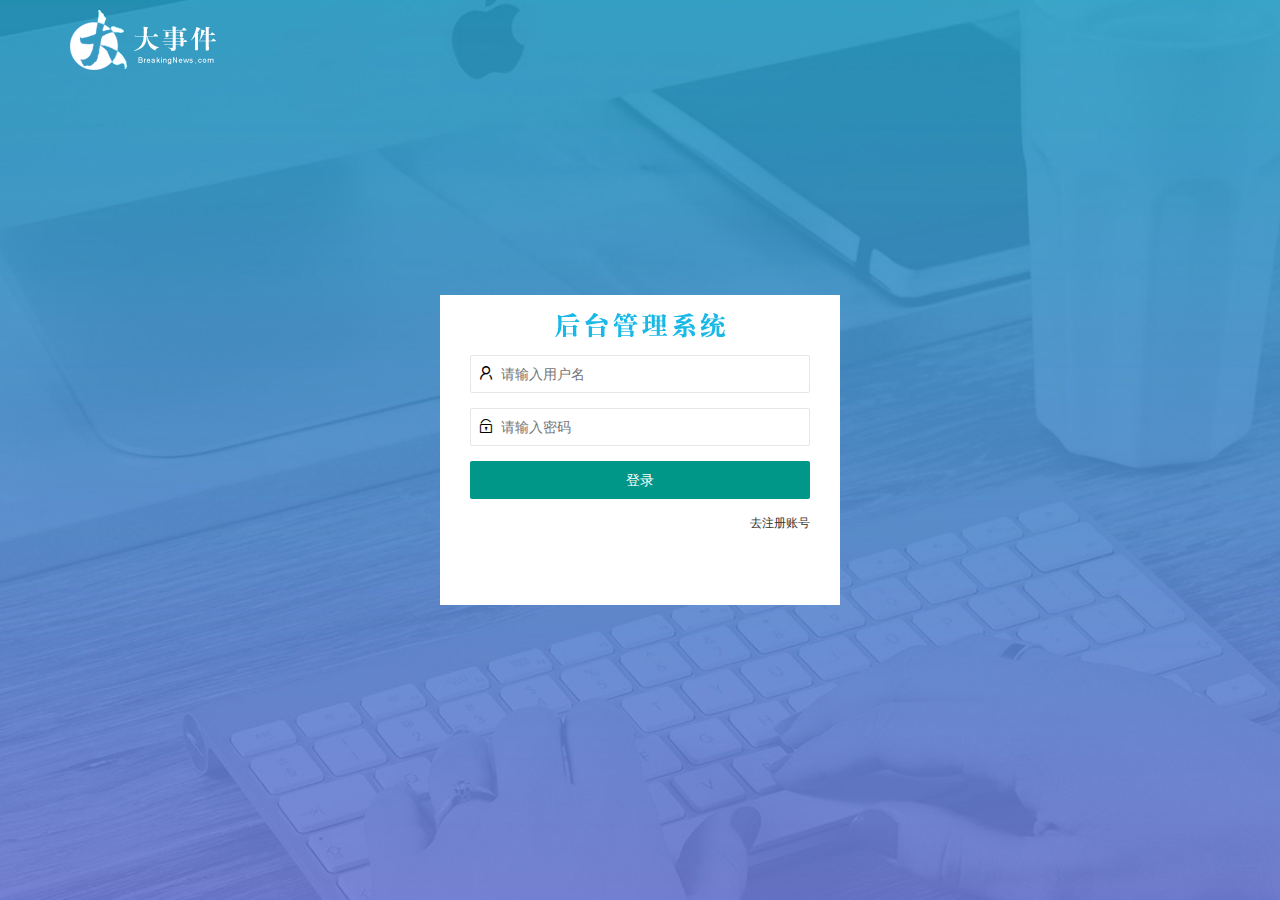
<file: login.html>
<!DOCTYPE html>
<html lang="en">
<head>
    <meta charset="UTF-8">
    <meta http-equiv="X-UA-Compatible" content="IE=edge">
    <meta name="viewport" content="width=device-width, initial-scale=1.0">
    <title>登录界面</title>
    <link rel="stylesheet" href="./assets/lib/layui/css/layui.css">
    <link rel="stylesheet" href="./assets/css/login.css">

</head>
<body>
    <div class="layui-main">
        <img src="./assets/images/logo.png" alt="">
    </div>
    <div class="content-box">
        <div class="title"></div>
        <div class="login-box">
            <form class="layui-form login-form">
                <div class="layui-form-item">
                    <i class="layui-icon layui-icon-username"></i>
                    <input type="text" name="username" required  lay-verify="required" placeholder="请输入用户名" autocomplete="off" class="layui-input">
                </div>
                <div class="layui-form-item">
                    <i class="layui-icon layui-icon-password"></i>
                    <input type="password" name="password" required  lay-verify="required|password" placeholder="请输入密码" autocomplete="off" class="layui-input">
                </div>
                <div class="layui-form-item">
                    <button class="layui-btn layui-btn-fluid" lay-submit lay-filter="formDemo">登录</button>
                </div>
                <div class="layui-form-item links">
                    <a href="JavaScript:;" class="link-reg">去注册账号</a>
                </div>
            </form>
        </div>
        <div class="reg-box">
            <form class="layui-form reg-form" action="">
                <div class="layui-form-item">
                    <i class="layui-icon layui-icon-username"></i>
                    <input type="text" name="username" required  lay-verify="required" placeholder="请输入用户名" autocomplete="off" class="layui-input">
                </div>
                <div class="layui-form-item">
                    <i class="layui-icon layui-icon-password"></i>
                    <input type="password" name="password" required  lay-verify="required|password" placeholder="请输入密码" autocomplete="off" class="layui-input">
                </div>
                <div class="layui-form-item">
                    <i class="layui-icon layui-icon-password"></i>
                    <input type="password" name="repwd" required  lay-verify="required|password|repassword" placeholder="确认密码" autocomplete="off" class="layui-input">
                </div>
                <div class="layui-form-item">
                    <button class="layui-btn layui-btn-fluid" lay-submit lay-filter="formDemo">注册</button>
                </div>
                <div class="layui-form-item links">
                    <a href="JavaScript:;" class="link-login">去登录</a>
                </div>
            </form>
        </div>
    </div>


    <script src="./assets/lib/jquery.js"></script>
    <script src="./assets/lib/layui/layui.all.js"></script>
    <script src="./assets/js/baseAPI.js"></script>
    <script src="./assets/js/login.js"></script>
</body>
</html>
</file>
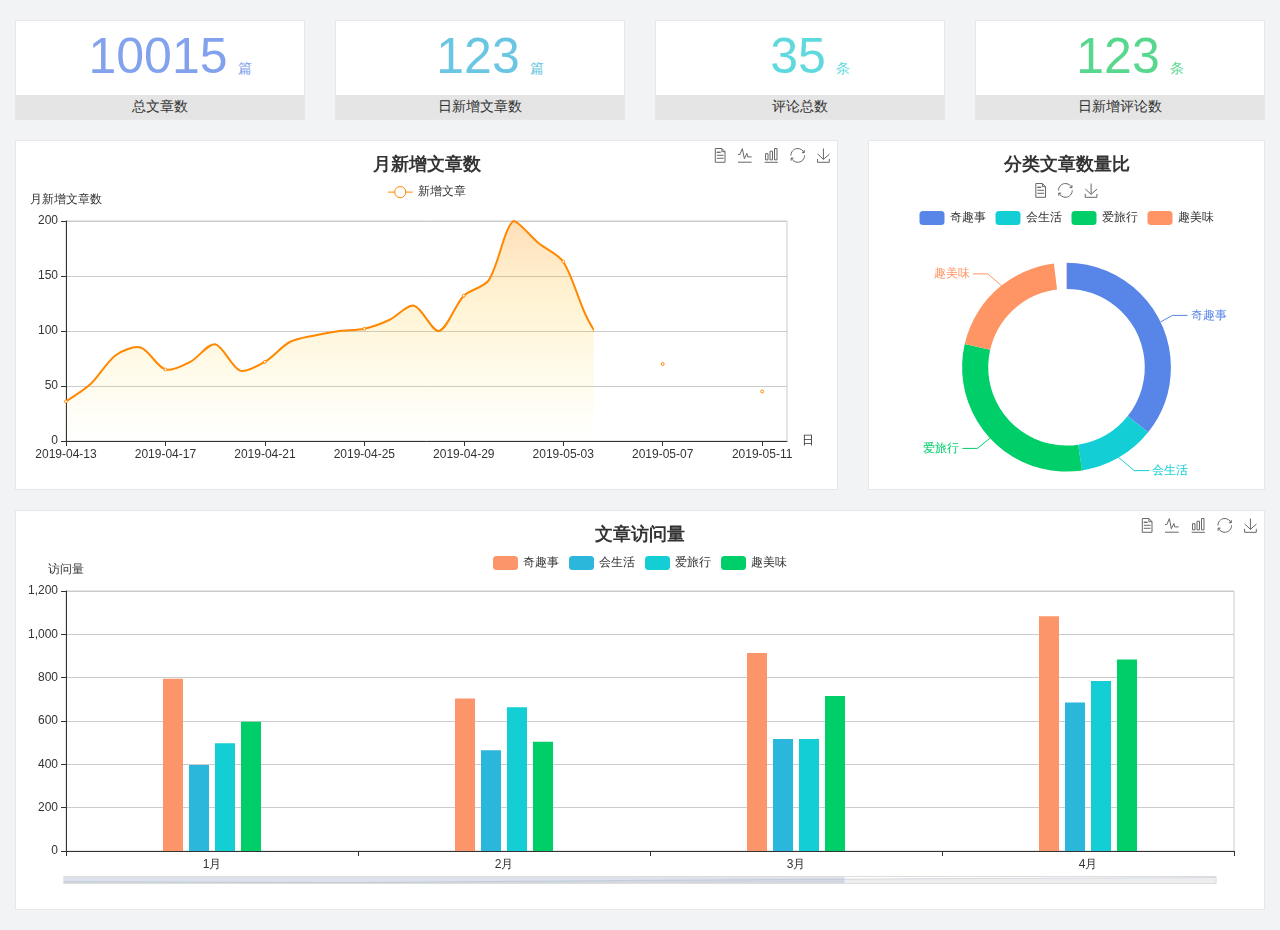
<file: home/dashboard.html>
<!DOCTYPE html>
<html lang="en">

<head>
  <meta charset="UTF-8">
  <meta name="viewport" content="width=device-width, initial-scale=1.0">
  <meta http-equiv="X-UA-Compatible" content="ie=edge">
  <title>图表统计</title>
  <link rel="stylesheet" href="../../assets/lib/bootstrap.css" />
  <link rel="stylesheet" href="../../assets/lib/main.css" />
  <script src="../../assets/lib/jquery.js"></script>
  <script type="text/javascript" src="../../assets/lib/echarts.min.js"></script>
</head>

<body>
  <div class="container-fluid">
    <div class="row spannel_list">
      <div class="col-sm-3 col-xs-6">
        <div class="spannel">
          <em>10015</em><span>篇</span>
          <b>总文章数</b>
        </div>
      </div>
      <div class="col-sm-3 col-xs-6">
        <div class="spannel scolor01">
          <em>123</em><span>篇</span>
          <b>日新增文章数</b>
        </div>
      </div>
      <div class="col-sm-3 col-xs-6">
        <div class="spannel scolor02">
          <em>35</em><span>条</span>
          <b>评论总数</b>
        </div>
      </div>
      <div class="col-sm-3 col-xs-6">
        <div class="spannel scolor03">
          <em>123</em><span>条</span>
          <b>日新增评论数</b>
        </div>
      </div>
    </div>
  </div>

  <div class="container-fluid">
    <div class="row curve-pie">
      <div class="col-lg-8 col-md-8">
        <div class="gragh_pannel" id="curve_show"></div>
      </div>
      <div class="col-lg-4 col-md-4">
        <div class="gragh_pannel" id="pie_show"></div>
      </div>
    </div>
  </div>

  <div class="container-fluid">
    <div class="column_pannel" id="column_show"></div>
  </div>

  <script>
    var oChart = echarts.init(document.getElementById('curve_show'));
    var aList_all = [
      { 'count': 36, 'date': '2019-04-13' },
      { 'count': 52, 'date': '2019-04-14' },
      { 'count': 78, 'date': '2019-04-15' },
      { 'count': 85, 'date': '2019-04-16' },
      { 'count': 65, 'date': '2019-04-17' },
      { 'count': 72, 'date': '2019-04-18' },
      { 'count': 88, 'date': '2019-04-19' },
      { 'count': 64, 'date': '2019-04-20' },
      { 'count': 72, 'date': '2019-04-21' },
      { 'count': 90, 'date': '2019-04-22' },
      { 'count': 96, 'date': '2019-04-23' },
      { 'count': 100, 'date': '2019-04-24' },
      { 'count': 102, 'date': '2019-04-25' },
      { 'count': 110, 'date': '2019-04-26' },
      { 'count': 123, 'date': '2019-04-27' },
      { 'count': 100, 'date': '2019-04-28' },
      { 'count': 132, 'date': '2019-04-29' },
      { 'count': 146, 'date': '2019-04-30' },
      { 'count': 200, 'date': '2019-05-01' },
      { 'count': 180, 'date': '2019-05-02' },
      { 'count': 163, 'date': '2019-05-03' },
      { 'count': 110, 'date': '2019-05-04' },
      { 'count': 80, 'date': '2019-05-05' },
      { 'count': 82, 'date': '2019-05-06' },
      { 'count': 70, 'date': '2019-05-07' },
      { 'count': 65, 'date': '2019-05-08' },
      { 'count': 54, 'date': '2019-05-09' },
      { 'count': 40, 'date': '2019-05-10' },
      { 'count': 45, 'date': '2019-05-11' },
      { 'count': 38, 'date': '2019-05-12' },
    ];

    let aCount = [];
    let aDate = [];

    for (var i = 0; i < aList_all.length; i++) {
      aCount.push(aList_all[i].count);
      aDate.push(aList_all[i].date);
    }

    var chartopt = {
      title: {
        text: '月新增文章数',
        left: 'center',
        top: '10'
      },
      tooltip: {
        trigger: 'axis'
      },
      legend: {
        data: ['新增文章'],
        top: '40'
      },
      toolbox: {
        show: true,
        feature: {
          mark: { show: true },
          dataView: { show: true, readOnly: false },
          magicType: { show: true, type: ['line', 'bar'] },
          restore: { show: true },
          saveAsImage: { show: true }
        }
      },
      calculable: true,
      xAxis: [
        {
          name: '日',
          type: 'category',
          boundaryGap: false,
          data: aDate
        }
      ],
      yAxis: [
        {
          name: '月新增文章数',
          type: 'value'
        }
      ],
      series: [
        {
          name: '新增文章',
          type: 'line',
          smooth: true,
          itemStyle: { normal: { areaStyle: { type: 'default' }, color: '#f80' }, lineStyle: { color: '#f80' } },
          data: aCount
        }],
      areaStyle: {
        normal: {
          color: new echarts.graphic.LinearGradient(0, 0, 0, 1, [{
            offset: 0,
            color: 'rgba(255,136,0,0.39)'
          }, {
            offset: .34,
            color: 'rgba(255,180,0,0.25)'
          }, {
            offset: 1,
            color: 'rgba(255,222,0,0.00)'
          }])

        }
      },
      grid: {
        show: true,
        x: 50,
        x2: 50,
        y: 80,
        height: 220
      }
    };

    oChart.setOption(chartopt);


    var oPie = echarts.init(document.getElementById('pie_show'));
    var oPieopt =
    {
      title: {
        top: 10,
        text: '分类文章数量比',
        x: 'center'
      },
      tooltip: {
        trigger: 'item',
        formatter: "{a} <br/>{b} : {c} ({d}%)"
      },
      color: ['#5885e8', '#13cfd5', '#00ce68', '#ff9565'],
      legend: {
        x: 'center',
        top: 65,
        data: ['奇趣事', '会生活', '爱旅行', '趣美味']
      },
      toolbox: {
        show: true,
        x: 'center',
        top: 35,
        feature: {
          mark: { show: true },
          dataView: { show: true, readOnly: false },
          magicType: {
            show: true,
            type: ['pie', 'funnel'],
            option: {
              funnel: {
                x: '25%',
                width: '50%',
                funnelAlign: 'left',
                max: 1548
              }
            }
          },
          restore: { show: true },
          saveAsImage: { show: true }
        }
      },
      calculable: true,
      series: [
        {
          name: '访问来源',
          type: 'pie',
          radius: ['45%', '60%'],
          center: ['50%', '65%'],
          data: [
            { value: 300, name: '奇趣事' },
            { value: 100, name: '会生活' },
            { value: 260, name: '爱旅行' },
            { value: 180, name: '趣美味' }
          ]
        }
      ]
    };
    oPie.setOption(oPieopt);



    var oColumn = this.echarts.init(document.getElementById('column_show'));
    var oColumnopt =
    {
      title: {
        text: '文章访问量',
        left: 'center',
        top: '10'
      },
      tooltip: {
        trigger: 'axis'
      },
      legend: {
        data: ['奇趣事', '会生活', '爱旅行', '趣美味'],
        top: '40'
      },
      toolbox: {
        show: true,
        feature: {
          mark: { show: true },
          dataView: { show: true, readOnly: false },
          magicType: { show: true, type: ['line', 'bar'] },
          restore: { show: true },
          saveAsImage: { show: true }
        }
      },
      calculable: true,
      xAxis: [
        {
          type: 'category',
          data: ['1月', '2月', '3月', '4月', '5月']
        }
      ],
      yAxis: [
        {
          name: '访问量',
          type: 'value'
        }
      ],
      series: [
        {
          name: '奇趣事',
          type: 'bar',
          barWidth: 20,
          itemStyle: {
            normal: { areaStyle: { type: 'default' }, color: '#fd956a' }
          },
          data: [800, 708, 920, 1090, 1200]
        },
        {
          name: '会生活',
          type: 'bar',
          barWidth: 20,
          itemStyle: {
            normal: { areaStyle: { type: 'default' }, color: '#2bb6db' }
          },
          data: [400, 468, 520, 690, 800]
        },
        {
          name: '爱旅行',
          type: 'bar',
          barWidth: 20,
          itemStyle: {
            normal: { areaStyle: { type: 'default' }, color: '#13cfd5' }
          },
          data: [500, 668, 520, 790, 900]
        },
        {
          name: '趣美味',
          type: 'bar',
          barWidth: 20,
          itemStyle: {
            normal: { areaStyle: { type: 'default' }, color: '#00ce68' }
          },
          data: [600, 508, 720, 890, 1000]
        }
      ],
      grid: {
        show: true,
        x: 50,
        x2: 30,
        y: 80,
        height: 260
      },
      dataZoom: [//给x轴设置滚动条
        {
          start: 0,//默认为0
          end: 100 - 1000 / 31,//默认为100
          type: 'slider',
          show: true,
          xAxisIndex: [0],
          handleSize: 0,//滑动条的 左右2个滑动条的大小
          height: 8,//组件高度
          left: 45, //左边的距离
          right: 50,//右边的距离
          bottom: 26,//右边的距离
          handleColor: '#ddd',//h滑动图标的颜色
          handleStyle: {
            borderColor: "#cacaca",
            borderWidth: "1",
            shadowBlur: 2,
            background: "#ddd",
            shadowColor: "#ddd",
          }
        }]
    };
    oColumn.setOption(oColumnopt);
  </script>
</body>

</html>
</file>
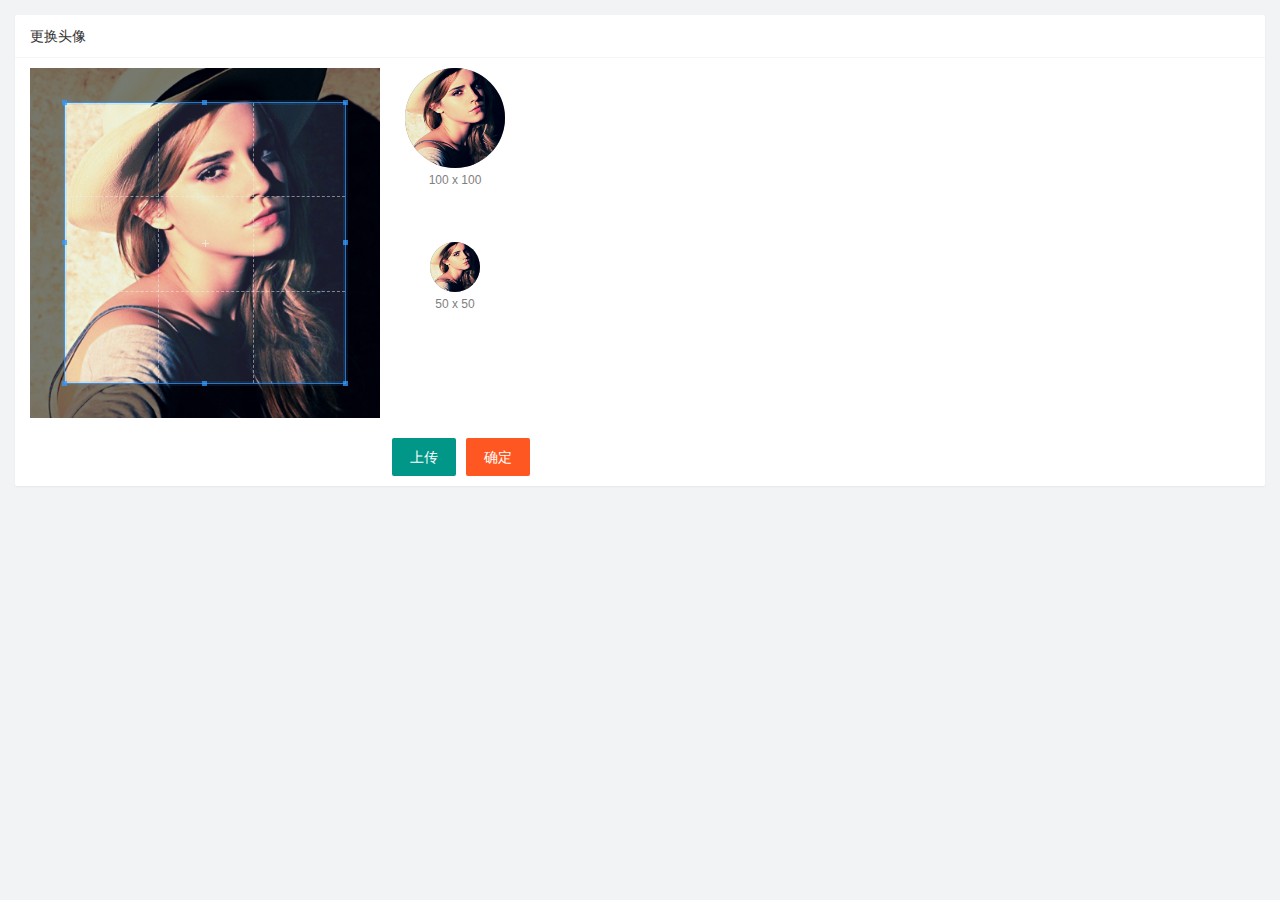
<file: user/change-ava.html>
<!DOCTYPE html>
<html lang="en">
<head>
    <meta charset="UTF-8">
    <meta http-equiv="X-UA-Compatible" content="IE=edge">
    <meta name="viewport" content="width=device-width, initial-scale=1.0">
    <title>更换头像</title>
    <link rel="stylesheet" href="/assets/lib/layui/css/layui.css">
    <link rel="stylesheet" href="/assets/lib/cropper/cropper.css">
    <link rel="stylesheet" href="/assets/css/user/change-ava.css">
</head>
<body>
    <div class="layui-card">
        <div class="layui-card-header">更换头像</div>
        <div class="layui-card-body">
           <!-- 第一行的图片裁剪和预览区域 -->
            <div class="row1">
                <!-- 图片裁剪区域 -->
                <div class="cropper-box">
                <!-- 这个 img 标签很重要，将来会把它初始化为裁剪区域 -->
                <img id="image" src="/assets/images/sample.jpg" />
                </div>
                <!-- 图片的预览区域 -->
                <div class="preview-box">
                <div>
                    <!-- 宽高为 100px 的预览区域 -->
                    <div class="img-preview w100"></div>
                    <p class="size">100 x 100</p>
                </div>
                <div>
                    <!-- 宽高为 50px 的预览区域 -->
                    <div class="img-preview w50"></div>
                    <p class="size">50 x 50</p>
                </div>
                </div>
            </div>

            <!-- 第二行的按钮区域 -->
            <div class="row2">
                <input type="file" name="" id="file" accept="image/png,image/jpeg">
                <button type="button" class="layui-btn" id="upload">上传</button>
                <button type="button" class="layui-btn layui-btn-danger" id="sure">确定</button>
            </div>
        </div>
      </div>


    <script src="/assets/lib/layui/layui.all.js"></script>
    <script src="/assets/lib/jquery.js"></script>
    <script src="/assets/lib/cropper/Cropper.js"></script>
    <script src="/assets/lib/cropper/jquery-cropper.js"></script>
    <script src="/assets/js/baseAPI.js"></script>
    <script src="/assets/js/user/change-ava.js"></script>
</body>
</html>
</file>
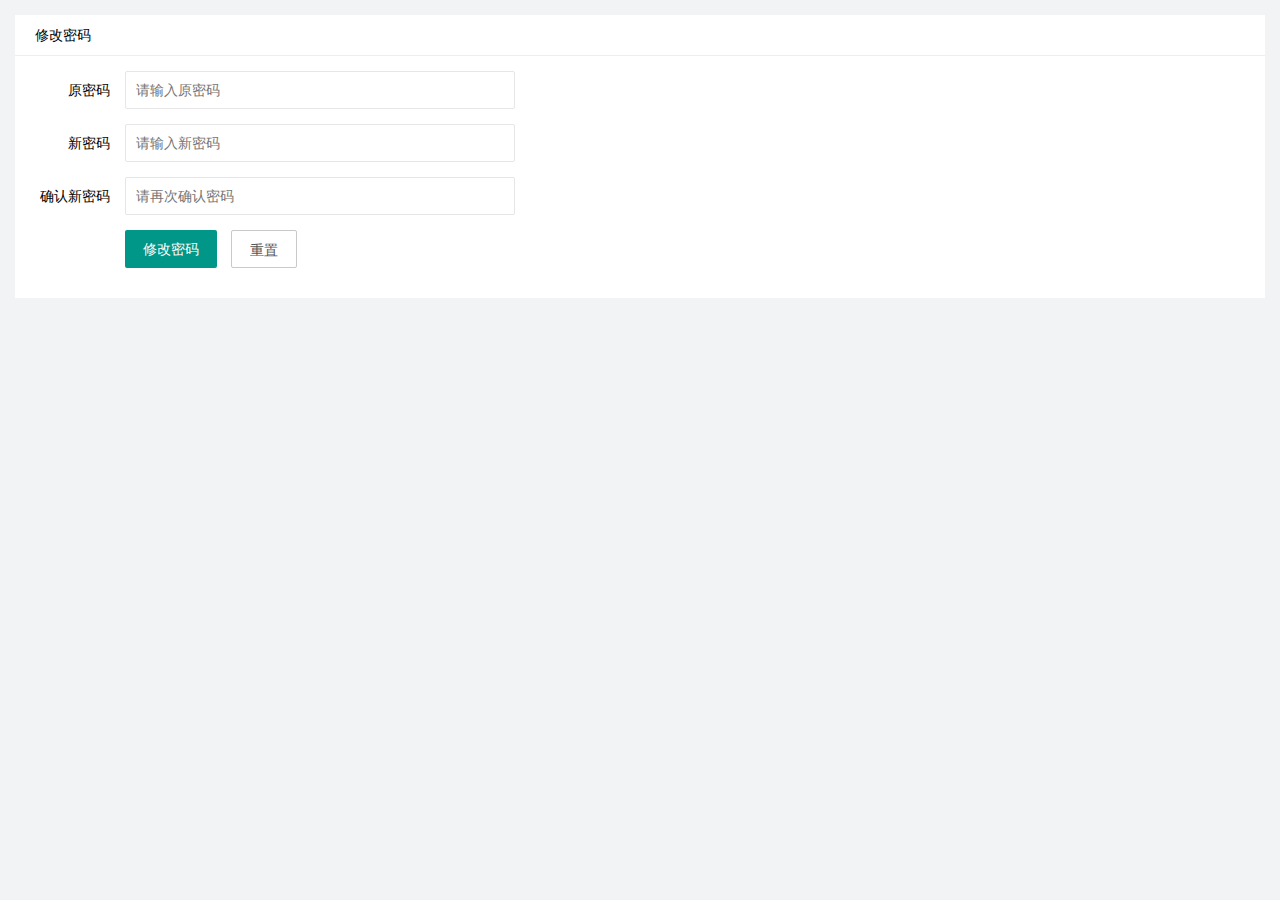
<file: user/reset-pwd.html>
<!DOCTYPE html>
<html lang="en">
<head>
    <meta charset="UTF-8">
    <meta http-equiv="X-UA-Compatible" content="IE=edge">
    <meta name="viewport" content="width=device-width, initial-scale=1.0">
    <title>重置密码</title>
    <link rel="stylesheet" href="../assets/lib/layui/css/layui.css">
    <link rel="stylesheet" href="../assets/css/user/reset-pwd.css">
</head>
<body>
    <div class="box">
        <div class="title">修改密码</div>
        <div class="body">
            <form class="layui-form" action="">
                <div class="layui-form-item">
                <label class="layui-form-label">原密码</label>
                <div class="layui-input-block">
                    <input type="password" name="oldPwd" required  lay-verify="required|pwd" placeholder="请输入原密码" autocomplete="off" class="layui-input">
                </div>
                </div>
                <div class="layui-form-item">
                <label class="layui-form-label">新密码</label>
                <div class="layui-input-block">
                    <input type="password" name="newPwd" required lay-verify="required|pwd|samePwd" placeholder="请输入新密码" autocomplete="off" class="layui-input">
                </div>
                </div>
                <div class="layui-form-item">
                <label class="layui-form-label">确认新密码</label>
                <div class="layui-input-block">
                    <input type="password" name="rePwd" required lay-verify="required|pwd|rePwd" placeholder="请再次确认密码" autocomplete="off" class="layui-input">
                </div>
                </div>
                <div class="layui-form-item">
                <div class="layui-input-block">
                    <button class="layui-btn" lay-submit lay-filter="formDemo">修改密码</button>
                    <button type="reset" class="layui-btn layui-btn-primary">重置</button>
                </div>
                </div>
            </form>
        </div>
    </div>
    <script src="/assets/lib/layui/layui.all.js"></script>
    <script src="/assets/lib/jquery.js"></script>
    <script src="/assets/js/baseAPI.js"></script>
    <script src="/assets/js/user/reset-pwd.js"></script>
</body>
</html>
</file>
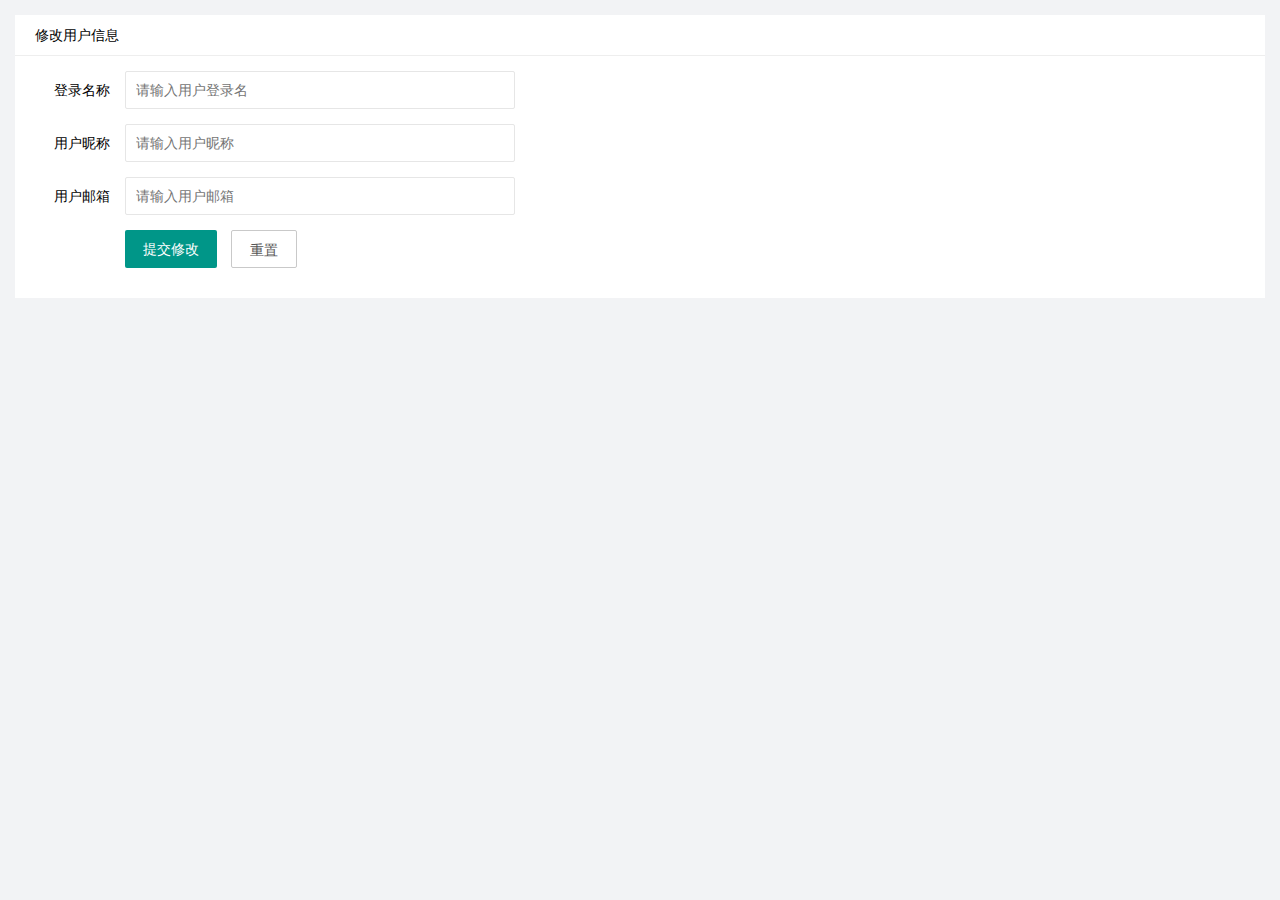
<file: user/user-info.html>
<!DOCTYPE html>
<html lang="en">
<head>
    <meta charset="UTF-8">
    <meta http-equiv="X-UA-Compatible" content="IE=edge">
    <meta name="viewport" content="width=device-width, initial-scale=1.0">
    <title>基本资料</title>
    <link rel="stylesheet" href="/assets/lib/layui/css/layui.css">
    <link rel="stylesheet" href="/assets/css/user/user-info.css">
</head>
<body>
    <div class="box">
        <div class="title">修改用户信息</div>
        <div class="body">
            <form class="layui-form" lay-filter="form-userInfo" >
                <!-- 表单隐藏域 -->
                <input type="hidden" name="id" value="">
                <div class="layui-form-item">
                <label class="layui-form-label">登录名称</label>
                <div class="layui-input-block">
                    <input type="text" name="username" required  lay-verify="required" placeholder="请输入用户登录名" autocomplete="off" class="layui-input" readonly>
                </div>
                </div>
                <div class="layui-form-item">
                <label class="layui-form-label">用户昵称</label>
                <div class="layui-input-block">
                    <input type="text" name="nickname" required lay-verify="required|nickname" placeholder="请输入用户昵称" autocomplete="off" class="layui-input">
                </div>
                </div>
                <div class="layui-form-item">
                <label class="layui-form-label">用户邮箱</label>
                <div class="layui-input-block">
                    <input type="text" name="email" required lay-verify="required|email" placeholder="请输入用户邮箱" autocomplete="off" class="layui-input">
                </div>
                </div>
                <div class="layui-form-item">
                <div class="layui-input-block">
                    <button class="layui-btn" lay-submit lay-filter="formDemo" id="form-info">提交修改</button>
                    <button type="reset" class="layui-btn layui-btn-primary" id="btn-reset">重置</button>
                </div>
                </div>
            </form>
        </div>
    </div>
    <script src="/assets/lib/layui/layui.all.js"></script>
    <script src="/assets/lib/jquery.js"></script>
    <script src="/assets/js/baseAPI.js"></script>
    <script src="/assets/js/user/user-info.js"></script>
</body>
</html>
</file>
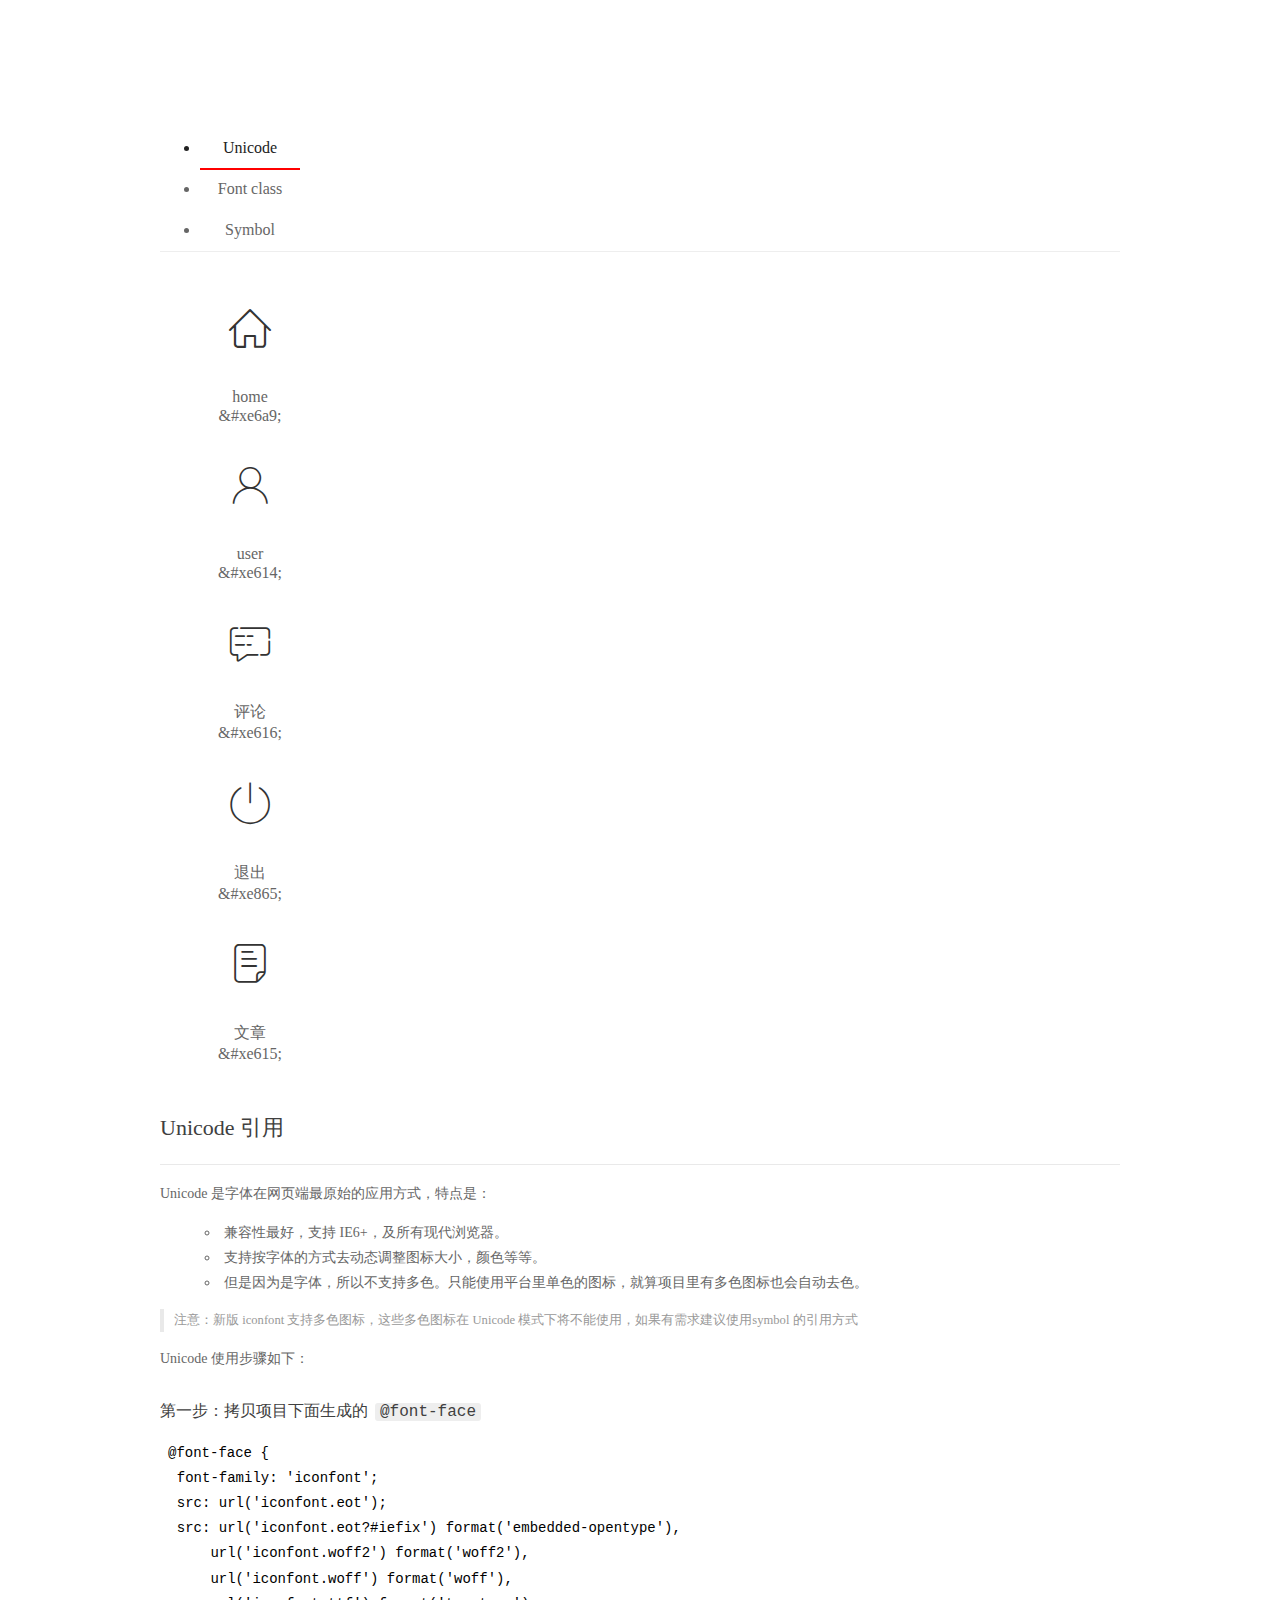
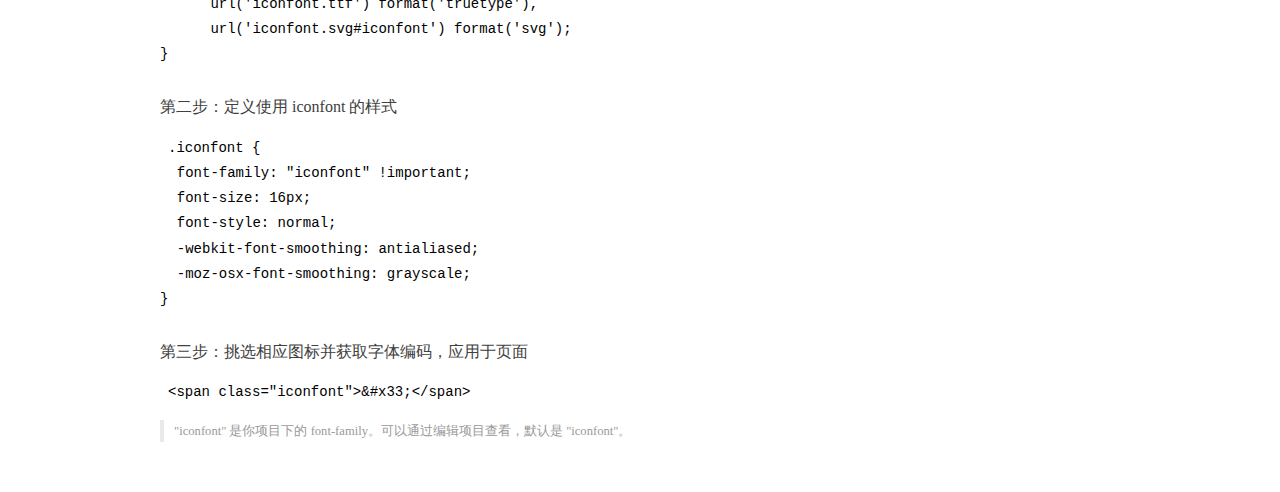
<file: assets/fonts/demo_index.html>
<!DOCTYPE html>
<html>
<head>
  <meta charset="utf-8"/>
  <title>IconFont Demo</title>
  <link rel="shortcut icon" href="https://gtms04.alicdn.com/tps/i4/TB1_oz6GVXXXXaFXpXXJDFnIXXX-64-64.ico" type="image/x-icon"/>
  <link rel="stylesheet" href="https://g.alicdn.com/thx/cube/1.3.2/cube.min.css">
  <link rel="stylesheet" href="demo.css">
  <link rel="stylesheet" href="iconfont.css">
  <script src="iconfont.js"></script>
  <!-- jQuery -->
  <script src="https://a1.alicdn.com/oss/uploads/2018/12/26/7bfddb60-08e8-11e9-9b04-53e73bb6408b.js"></script>
  <!-- 代码高亮 -->
  <script src="https://a1.alicdn.com/oss/uploads/2018/12/26/a3f714d0-08e6-11e9-8a15-ebf944d7534c.js"></script>
</head>
<body>
  <div class="main">
    <h1 class="logo"><a href="https://www.iconfont.cn/" title="iconfont 首页" target="_blank">&#xe86b;</a></h1>
    <div class="nav-tabs">
      <ul id="tabs" class="dib-box">
        <li class="dib active"><span>Unicode</span></li>
        <li class="dib"><span>Font class</span></li>
        <li class="dib"><span>Symbol</span></li>
      </ul>
      
    </div>
    <div class="tab-container">
      <div class="content unicode" style="display: block;">
          <ul class="icon_lists dib-box">
          
            <li class="dib">
              <span class="icon iconfont">&#xe6a9;</span>
                <div class="name">home</div>
                <div class="code-name">&amp;#xe6a9;</div>
              </li>
          
            <li class="dib">
              <span class="icon iconfont">&#xe614;</span>
                <div class="name">user</div>
                <div class="code-name">&amp;#xe614;</div>
              </li>
          
            <li class="dib">
              <span class="icon iconfont">&#xe616;</span>
                <div class="name">评论</div>
                <div class="code-name">&amp;#xe616;</div>
              </li>
          
            <li class="dib">
              <span class="icon iconfont">&#xe865;</span>
                <div class="name">退出</div>
                <div class="code-name">&amp;#xe865;</div>
              </li>
          
            <li class="dib">
              <span class="icon iconfont">&#xe615;</span>
                <div class="name">文章</div>
                <div class="code-name">&amp;#xe615;</div>
              </li>
          
          </ul>
          <div class="article markdown">
          <h2 id="unicode-">Unicode 引用</h2>
          <hr>

          <p>Unicode 是字体在网页端最原始的应用方式，特点是：</p>
          <ul>
            <li>兼容性最好，支持 IE6+，及所有现代浏览器。</li>
            <li>支持按字体的方式去动态调整图标大小，颜色等等。</li>
            <li>但是因为是字体，所以不支持多色。只能使用平台里单色的图标，就算项目里有多色图标也会自动去色。</li>
          </ul>
          <blockquote>
            <p>注意：新版 iconfont 支持多色图标，这些多色图标在 Unicode 模式下将不能使用，如果有需求建议使用symbol 的引用方式</p>
          </blockquote>
          <p>Unicode 使用步骤如下：</p>
          <h3 id="-font-face">第一步：拷贝项目下面生成的 <code>@font-face</code></h3>
<pre><code class="language-css"
>@font-face {
  font-family: 'iconfont';
  src: url('iconfont.eot');
  src: url('iconfont.eot?#iefix') format('embedded-opentype'),
      url('iconfont.woff2') format('woff2'),
      url('iconfont.woff') format('woff'),
      url('iconfont.ttf') format('truetype'),
      url('iconfont.svg#iconfont') format('svg');
}
</code></pre>
          <h3 id="-iconfont-">第二步：定义使用 iconfont 的样式</h3>
<pre><code class="language-css"
>.iconfont {
  font-family: "iconfont" !important;
  font-size: 16px;
  font-style: normal;
  -webkit-font-smoothing: antialiased;
  -moz-osx-font-smoothing: grayscale;
}
</code></pre>
          <h3 id="-">第三步：挑选相应图标并获取字体编码，应用于页面</h3>
<pre>
<code class="language-html"
>&lt;span class="iconfont"&gt;&amp;#x33;&lt;/span&gt;
</code></pre>
          <blockquote>
            <p>"iconfont" 是你项目下的 font-family。可以通过编辑项目查看，默认是 "iconfont"。</p>
          </blockquote>
          </div>
      </div>
      <div class="content font-class">
        <ul class="icon_lists dib-box">
          
          <li class="dib">
            <span class="icon iconfont icon-home"></span>
            <div class="name">
              home
            </div>
            <div class="code-name">.icon-home
            </div>
          </li>
          
          <li class="dib">
            <span class="icon iconfont icon-user"></span>
            <div class="name">
              user
            </div>
            <div class="code-name">.icon-user
            </div>
          </li>
          
          <li class="dib">
            <span class="icon iconfont icon-pinglun"></span>
            <div class="name">
              评论
            </div>
            <div class="code-name">.icon-pinglun
            </div>
          </li>
          
          <li class="dib">
            <span class="icon iconfont icon-tuichu"></span>
            <div class="name">
              退出
            </div>
            <div class="code-name">.icon-tuichu
            </div>
          </li>
          
          <li class="dib">
            <span class="icon iconfont icon-16"></span>
            <div class="name">
              文章
            </div>
            <div class="code-name">.icon-16
            </div>
          </li>
          
        </ul>
        <div class="article markdown">
        <h2 id="font-class-">font-class 引用</h2>
        <hr>

        <p>font-class 是 Unicode 使用方式的一种变种，主要是解决 Unicode 书写不直观，语意不明确的问题。</p>
        <p>与 Unicode 使用方式相比，具有如下特点：</p>
        <ul>
          <li>兼容性良好，支持 IE8+，及所有现代浏览器。</li>
          <li>相比于 Unicode 语意明确，书写更直观。可以很容易分辨这个 icon 是什么。</li>
          <li>因为使用 class 来定义图标，所以当要替换图标时，只需要修改 class 里面的 Unicode 引用。</li>
          <li>不过因为本质上还是使用的字体，所以多色图标还是不支持的。</li>
        </ul>
        <p>使用步骤如下：</p>
        <h3 id="-fontclass-">第一步：引入项目下面生成的 fontclass 代码：</h3>
<pre><code class="language-html">&lt;link rel="stylesheet" href="./iconfont.css"&gt;
</code></pre>
        <h3 id="-">第二步：挑选相应图标并获取类名，应用于页面：</h3>
<pre><code class="language-html">&lt;span class="iconfont icon-xxx"&gt;&lt;/span&gt;
</code></pre>
        <blockquote>
          <p>"
            iconfont" 是你项目下的 font-family。可以通过编辑项目查看，默认是 "iconfont"。</p>
        </blockquote>
      </div>
      </div>
      <div class="content symbol">
          <ul class="icon_lists dib-box">
          
            <li class="dib">
                <svg class="icon svg-icon" aria-hidden="true">
                  <use xlink:href="#icon-home"></use>
                </svg>
                <div class="name">home</div>
                <div class="code-name">#icon-home</div>
            </li>
          
            <li class="dib">
                <svg class="icon svg-icon" aria-hidden="true">
                  <use xlink:href="#icon-user"></use>
                </svg>
                <div class="name">user</div>
                <div class="code-name">#icon-user</div>
            </li>
          
            <li class="dib">
                <svg class="icon svg-icon" aria-hidden="true">
                  <use xlink:href="#icon-pinglun"></use>
                </svg>
                <div class="name">评论</div>
                <div class="code-name">#icon-pinglun</div>
            </li>
          
            <li class="dib">
                <svg class="icon svg-icon" aria-hidden="true">
                  <use xlink:href="#icon-tuichu"></use>
                </svg>
                <div class="name">退出</div>
                <div class="code-name">#icon-tuichu</div>
            </li>
          
            <li class="dib">
                <svg class="icon svg-icon" aria-hidden="true">
                  <use xlink:href="#icon-16"></use>
                </svg>
                <div class="name">文章</div>
                <div class="code-name">#icon-16</div>
            </li>
          
          </ul>
          <div class="article markdown">
          <h2 id="symbol-">Symbol 引用</h2>
          <hr>

          <p>这是一种全新的使用方式，应该说这才是未来的主流，也是平台目前推荐的用法。相关介绍可以参考这篇<a href="">文章</a>
            这种用法其实是做了一个 SVG 的集合，与另外两种相比具有如下特点：</p>
          <ul>
            <li>支持多色图标了，不再受单色限制。</li>
            <li>通过一些技巧，支持像字体那样，通过 <code>font-size</code>, <code>color</code> 来调整样式。</li>
            <li>兼容性较差，支持 IE9+，及现代浏览器。</li>
            <li>浏览器渲染 SVG 的性能一般，还不如 png。</li>
          </ul>
          <p>使用步骤如下：</p>
          <h3 id="-symbol-">第一步：引入项目下面生成的 symbol 代码：</h3>
<pre><code class="language-html">&lt;script src="./iconfont.js"&gt;&lt;/script&gt;
</code></pre>
          <h3 id="-css-">第二步：加入通用 CSS 代码（引入一次就行）：</h3>
<pre><code class="language-html">&lt;style&gt;
.icon {
  width: 1em;
  height: 1em;
  vertical-align: -0.15em;
  fill: currentColor;
  overflow: hidden;
}
&lt;/style&gt;
</code></pre>
          <h3 id="-">第三步：挑选相应图标并获取类名，应用于页面：</h3>
<pre><code class="language-html">&lt;svg class="icon" aria-hidden="true"&gt;
  &lt;use xlink:href="#icon-xxx"&gt;&lt;/use&gt;
&lt;/svg&gt;
</code></pre>
          </div>
      </div>

    </div>
  </div>
  <script>
  $(document).ready(function () {
      $('.tab-container .content:first').show()

      $('#tabs li').click(function (e) {
        var tabContent = $('.tab-container .content')
        var index = $(this).index()

        if ($(this).hasClass('active')) {
          return
        } else {
          $('#tabs li').removeClass('active')
          $(this).addClass('active')

          tabContent.hide().eq(index).fadeIn()
        }
      })
    })
  </script>
</body>
</html>
</file>
<file: assets/lib/layui/css/layui.css>
/** layui-v2.5.5 MIT License By https://www.layui.com */
 .layui-inline,img{display:inline-block;vertical-align:middle}h1,h2,h3,h4,h5,h6{font-weight:400}.layui-edge,.layui-header,.layui-inline,.layui-main{position:relative}.layui-body,.layui-edge,.layui-elip{overflow:hidden}.layui-btn,.layui-edge,.layui-inline,img{vertical-align:middle}.layui-btn,.layui-disabled,.layui-icon,.layui-unselect{-moz-user-select:none;-webkit-user-select:none;-ms-user-select:none}.layui-elip,.layui-form-checkbox span,.layui-form-pane .layui-form-label{text-overflow:ellipsis;white-space:nowrap}.layui-breadcrumb,.layui-tree-btnGroup{visibility:hidden}blockquote,body,button,dd,div,dl,dt,form,h1,h2,h3,h4,h5,h6,input,li,ol,p,pre,td,textarea,th,ul{margin:0;padding:0;-webkit-tap-highlight-color:rgba(0,0,0,0)}a:active,a:hover{outline:0}img{border:none}li{list-style:none}table{border-collapse:collapse;border-spacing:0}h4,h5,h6{font-size:100%}button,input,optgroup,option,select,textarea{font-family:inherit;font-size:inherit;font-style:inherit;font-weight:inherit;outline:0}pre{white-space:pre-wrap;white-space:-moz-pre-wrap;white-space:-pre-wrap;white-space:-o-pre-wrap;word-wrap:break-word}body{line-height:24px;font:14px Helvetica Neue,Helvetica,PingFang SC,Tahoma,Arial,sans-serif}hr{height:1px;margin:10px 0;border:0;clear:both}a{color:#333;text-decoration:none}a:hover{color:#777}a cite{font-style:normal;*cursor:pointer}.layui-border-box,.layui-border-box *{box-sizing:border-box}.layui-box,.layui-box *{box-sizing:content-box}.layui-clear{clear:both;*zoom:1}.layui-clear:after{content:'\20';clear:both;*zoom:1;display:block;height:0}.layui-inline{*display:inline;*zoom:1}.layui-edge{display:inline-block;width:0;height:0;border-width:6px;border-style:dashed;border-color:transparent}.layui-edge-top{top:-4px;border-bottom-color:#999;border-bottom-style:solid}.layui-edge-right{border-left-color:#999;border-left-style:solid}.layui-edge-bottom{top:2px;border-top-color:#999;border-top-style:solid}.layui-edge-left{border-right-color:#999;border-right-style:solid}.layui-disabled,.layui-disabled:hover{color:#d2d2d2!important;cursor:not-allowed!important}.layui-circle{border-radius:100%}.layui-show{display:block!important}.layui-hide{display:none!important}@font-face{font-family:layui-icon;src:url(../font/iconfont.eot?v=250);src:url(../font/iconfont.eot?v=250#iefix) format('embedded-opentype'),url(../font/iconfont.woff2?v=250) format('woff2'),url(../font/iconfont.woff?v=250) format('woff'),url(../font/iconfont.ttf?v=250) format('truetype'),url(../font/iconfont.svg?v=250#layui-icon) format('svg')}.layui-icon{font-family:layui-icon!important;font-size:16px;font-style:normal;-webkit-font-smoothing:antialiased;-moz-osx-font-smoothing:grayscale}.layui-icon-reply-fill:before{content:"\e611"}.layui-icon-set-fill:before{content:"\e614"}.layui-icon-menu-fill:before{content:"\e60f"}.layui-icon-search:before{content:"\e615"}.layui-icon-share:before{content:"\e641"}.layui-icon-set-sm:before{content:"\e620"}.layui-icon-engine:before{content:"\e628"}.layui-icon-close:before{content:"\1006"}.layui-icon-close-fill:before{content:"\1007"}.layui-icon-chart-screen:before{content:"\e629"}.layui-icon-star:before{content:"\e600"}.layui-icon-circle-dot:before{content:"\e617"}.layui-icon-chat:before{content:"\e606"}.layui-icon-release:before{content:"\e609"}.layui-icon-list:before{content:"\e60a"}.layui-icon-chart:before{content:"\e62c"}.layui-icon-ok-circle:before{content:"\1005"}.layui-icon-layim-theme:before{content:"\e61b"}.layui-icon-table:before{content:"\e62d"}.layui-icon-right:before{content:"\e602"}.layui-icon-left:before{content:"\e603"}.layui-icon-cart-simple:before{content:"\e698"}.layui-icon-face-cry:before{content:"\e69c"}.layui-icon-face-smile:before{content:"\e6af"}.layui-icon-survey:before{content:"\e6b2"}.layui-icon-tree:before{content:"\e62e"}.layui-icon-upload-circle:before{content:"\e62f"}.layui-icon-add-circle:before{content:"\e61f"}.layui-icon-download-circle:before{content:"\e601"}.layui-icon-templeate-1:before{content:"\e630"}.layui-icon-util:before{content:"\e631"}.layui-icon-face-surprised:before{content:"\e664"}.layui-icon-edit:before{content:"\e642"}.layui-icon-speaker:before{content:"\e645"}.layui-icon-down:before{content:"\e61a"}.layui-icon-file:before{content:"\e621"}.layui-icon-layouts:before{content:"\e632"}.layui-icon-rate-half:before{content:"\e6c9"}.layui-icon-add-circle-fine:before{content:"\e608"}.layui-icon-prev-circle:before{content:"\e633"}.layui-icon-read:before{content:"\e705"}.layui-icon-404:before{content:"\e61c"}.layui-icon-carousel:before{content:"\e634"}.layui-icon-help:before{content:"\e607"}.layui-icon-code-circle:before{content:"\e635"}.layui-icon-water:before{content:"\e636"}.layui-icon-username:before{content:"\e66f"}.layui-icon-find-fill:before{content:"\e670"}.layui-icon-about:before{content:"\e60b"}.layui-icon-location:before{content:"\e715"}.layui-icon-up:before{content:"\e619"}.layui-icon-pause:before{content:"\e651"}.layui-icon-date:before{content:"\e637"}.layui-icon-layim-uploadfile:before{content:"\e61d"}.layui-icon-delete:before{content:"\e640"}.layui-icon-play:before{content:"\e652"}.layui-icon-top:before{content:"\e604"}.layui-icon-friends:before{content:"\e612"}.layui-icon-refresh-3:before{content:"\e9aa"}.layui-icon-ok:before{content:"\e605"}.layui-icon-layer:before{content:"\e638"}.layui-icon-face-smile-fine:before{content:"\e60c"}.layui-icon-dollar:before{content:"\e659"}.layui-icon-group:before{content:"\e613"}.layui-icon-layim-download:before{content:"\e61e"}.layui-icon-picture-fine:before{content:"\e60d"}.layui-icon-link:before{content:"\e64c"}.layui-icon-diamond:before{content:"\e735"}.layui-icon-log:before{content:"\e60e"}.layui-icon-rate-solid:before{content:"\e67a"}.layui-icon-fonts-del:before{content:"\e64f"}.layui-icon-unlink:before{content:"\e64d"}.layui-icon-fonts-clear:before{content:"\e639"}.layui-icon-triangle-r:before{content:"\e623"}.layui-icon-circle:before{content:"\e63f"}.layui-icon-radio:before{content:"\e643"}.layui-icon-align-center:before{content:"\e647"}.layui-icon-align-right:before{content:"\e648"}.layui-icon-align-left:before{content:"\e649"}.layui-icon-loading-1:before{content:"\e63e"}.layui-icon-return:before{content:"\e65c"}.layui-icon-fonts-strong:before{content:"\e62b"}.layui-icon-upload:before{content:"\e67c"}.layui-icon-dialogue:before{content:"\e63a"}.layui-icon-video:before{content:"\e6ed"}.layui-icon-headset:before{content:"\e6fc"}.layui-icon-cellphone-fine:before{content:"\e63b"}.layui-icon-add-1:before{content:"\e654"}.layui-icon-face-smile-b:before{content:"\e650"}.layui-icon-fonts-html:before{content:"\e64b"}.layui-icon-form:before{content:"\e63c"}.layui-icon-cart:before{content:"\e657"}.layui-icon-camera-fill:before{content:"\e65d"}.layui-icon-tabs:before{content:"\e62a"}.layui-icon-fonts-code:before{content:"\e64e"}.layui-icon-fire:before{content:"\e756"}.layui-icon-set:before{content:"\e716"}.layui-icon-fonts-u:before{content:"\e646"}.layui-icon-triangle-d:before{content:"\e625"}.layui-icon-tips:before{content:"\e702"}.layui-icon-picture:before{content:"\e64a"}.layui-icon-more-vertical:before{content:"\e671"}.layui-icon-flag:before{content:"\e66c"}.layui-icon-loading:before{content:"\e63d"}.layui-icon-fonts-i:before{content:"\e644"}.layui-icon-refresh-1:before{content:"\e666"}.layui-icon-rmb:before{content:"\e65e"}.layui-icon-home:before{content:"\e68e"}.layui-icon-user:before{content:"\e770"}.layui-icon-notice:before{content:"\e667"}.layui-icon-login-weibo:before{content:"\e675"}.layui-icon-voice:before{content:"\e688"}.layui-icon-upload-drag:before{content:"\e681"}.layui-icon-login-qq:before{content:"\e676"}.layui-icon-snowflake:before{content:"\e6b1"}.layui-icon-file-b:before{content:"\e655"}.layui-icon-template:before{content:"\e663"}.layui-icon-auz:before{content:"\e672"}.layui-icon-console:before{content:"\e665"}.layui-icon-app:before{content:"\e653"}.layui-icon-prev:before{content:"\e65a"}.layui-icon-website:before{content:"\e7ae"}.layui-icon-next:before{content:"\e65b"}.layui-icon-component:before{content:"\e857"}.layui-icon-more:before{content:"\e65f"}.layui-icon-login-wechat:before{content:"\e677"}.layui-icon-shrink-right:before{content:"\e668"}.layui-icon-spread-left:before{content:"\e66b"}.layui-icon-camera:before{content:"\e660"}.layui-icon-note:before{content:"\e66e"}.layui-icon-refresh:before{content:"\e669"}.layui-icon-female:before{content:"\e661"}.layui-icon-male:before{content:"\e662"}.layui-icon-password:before{content:"\e673"}.layui-icon-senior:before{content:"\e674"}.layui-icon-theme:before{content:"\e66a"}.layui-icon-tread:before{content:"\e6c5"}.layui-icon-praise:before{content:"\e6c6"}.layui-icon-star-fill:before{content:"\e658"}.layui-icon-rate:before{content:"\e67b"}.layui-icon-template-1:before{content:"\e656"}.layui-icon-vercode:before{content:"\e679"}.layui-icon-cellphone:before{content:"\e678"}.layui-icon-screen-full:before{content:"\e622"}.layui-icon-screen-restore:before{content:"\e758"}.layui-icon-cols:before{content:"\e610"}.layui-icon-export:before{content:"\e67d"}.layui-icon-print:before{content:"\e66d"}.layui-icon-slider:before{content:"\e714"}.layui-icon-addition:before{content:"\e624"}.layui-icon-subtraction:before{content:"\e67e"}.layui-icon-service:before{content:"\e626"}.layui-icon-transfer:before{content:"\e691"}.layui-main{width:1140px;margin:0 auto}.layui-header{z-index:1000;height:60px}.layui-header a:hover{transition:all .5s;-webkit-transition:all .5s}.layui-side{position:fixed;left:0;top:0;bottom:0;z-index:999;width:200px;overflow-x:hidden}.layui-side-scroll{position:relative;width:220px;height:100%;overflow-x:hidden}.layui-body{position:absolute;left:200px;right:0;top:0;bottom:0;z-index:998;width:auto;overflow-y:auto;box-sizing:border-box}.layui-layout-body{overflow:hidden}.layui-layout-admin .layui-header{background-color:#23262E}.layui-layout-admin .layui-side{top:60px;width:200px;overflow-x:hidden}.layui-layout-admin .layui-body{position:fixed;top:60px;bottom:44px}.layui-layout-admin .layui-main{width:auto;margin:0 15px}.layui-layout-admin .layui-footer{position:fixed;left:200px;right:0;bottom:0;height:44px;line-height:44px;padding:0 15px;background-color:#eee}.layui-layout-admin .layui-logo{position:absolute;left:0;top:0;width:200px;height:100%;line-height:60px;text-align:center;color:#009688;font-size:16px}.layui-layout-admin .layui-header .layui-nav{background:0 0}.layui-layout-left{position:absolute!important;left:200px;top:0}.layui-layout-right{position:absolute!important;right:0;top:0}.layui-container{position:relative;margin:0 auto;padding:0 15px;box-sizing:border-box}.layui-fluid{position:relative;margin:0 auto;padding:0 15px}.layui-row:after,.layui-row:before{content:'';display:block;clear:both}.layui-col-lg1,.layui-col-lg10,.layui-col-lg11,.layui-col-lg12,.layui-col-lg2,.layui-col-lg3,.layui-col-lg4,.layui-col-lg5,.layui-col-lg6,.layui-col-lg7,.layui-col-lg8,.layui-col-lg9,.layui-col-md1,.layui-col-md10,.layui-col-md11,.layui-col-md12,.layui-col-md2,.layui-col-md3,.layui-col-md4,.layui-col-md5,.layui-col-md6,.layui-col-md7,.layui-col-md8,.layui-col-md9,.layui-col-sm1,.layui-col-sm10,.layui-col-sm11,.layui-col-sm12,.layui-col-sm2,.layui-col-sm3,.layui-col-sm4,.layui-col-sm5,.layui-col-sm6,.layui-col-sm7,.layui-col-sm8,.layui-col-sm9,.layui-col-xs1,.layui-col-xs10,.layui-col-xs11,.layui-col-xs12,.layui-col-xs2,.layui-col-xs3,.layui-col-xs4,.layui-col-xs5,.layui-col-xs6,.layui-col-xs7,.layui-col-xs8,.layui-col-xs9{position:relative;display:block;box-sizing:border-box}.layui-col-xs1,.layui-col-xs10,.layui-col-xs11,.layui-col-xs12,.layui-col-xs2,.layui-col-xs3,.layui-col-xs4,.layui-col-xs5,.layui-col-xs6,.layui-col-xs7,.layui-col-xs8,.layui-col-xs9{float:left}.layui-col-xs1{width:8.33333333%}.layui-col-xs2{width:16.66666667%}.layui-col-xs3{width:25%}.layui-col-xs4{width:33.33333333%}.layui-col-xs5{width:41.66666667%}.layui-col-xs6{width:50%}.layui-col-xs7{width:58.33333333%}.layui-col-xs8{width:66.66666667%}.layui-col-xs9{width:75%}.layui-col-xs10{width:83.33333333%}.layui-col-xs11{width:91.66666667%}.layui-col-xs12{width:100%}.layui-col-xs-offset1{margin-left:8.33333333%}.layui-col-xs-offset2{margin-left:16.66666667%}.layui-col-xs-offset3{margin-left:25%}.layui-col-xs-offset4{margin-left:33.33333333%}.layui-col-xs-offset5{margin-left:41.66666667%}.layui-col-xs-offset6{margin-left:50%}.layui-col-xs-offset7{margin-left:58.33333333%}.layui-col-xs-offset8{margin-left:66.66666667%}.layui-col-xs-offset9{margin-left:75%}.layui-col-xs-offset10{margin-left:83.33333333%}.layui-col-xs-offset11{margin-left:91.66666667%}.layui-col-xs-offset12{margin-left:100%}@media screen and (max-width:768px){.layui-hide-xs{display:none!important}.layui-show-xs-block{display:block!important}.layui-show-xs-inline{display:inline!important}.layui-show-xs-inline-block{display:inline-block!important}}@media screen and (min-width:768px){.layui-container{width:750px}.layui-hide-sm{display:none!important}.layui-show-sm-block{display:block!important}.layui-show-sm-inline{display:inline!important}.layui-show-sm-inline-block{display:inline-block!important}.layui-col-sm1,.layui-col-sm10,.layui-col-sm11,.layui-col-sm12,.layui-col-sm2,.layui-col-sm3,.layui-col-sm4,.layui-col-sm5,.layui-col-sm6,.layui-col-sm7,.layui-col-sm8,.layui-col-sm9{float:left}.layui-col-sm1{width:8.33333333%}.layui-col-sm2{width:16.66666667%}.layui-col-sm3{width:25%}.layui-col-sm4{width:33.33333333%}.layui-col-sm5{width:41.66666667%}.layui-col-sm6{width:50%}.layui-col-sm7{width:58.33333333%}.layui-col-sm8{width:66.66666667%}.layui-col-sm9{width:75%}.layui-col-sm10{width:83.33333333%}.layui-col-sm11{width:91.66666667%}.layui-col-sm12{width:100%}.layui-col-sm-offset1{margin-left:8.33333333%}.layui-col-sm-offset2{margin-left:16.66666667%}.layui-col-sm-offset3{margin-left:25%}.layui-col-sm-offset4{margin-left:33.33333333%}.layui-col-sm-offset5{margin-left:41.66666667%}.layui-col-sm-offset6{margin-left:50%}.layui-col-sm-offset7{margin-left:58.33333333%}.layui-col-sm-offset8{margin-left:66.66666667%}.layui-col-sm-offset9{margin-left:75%}.layui-col-sm-offset10{margin-left:83.33333333%}.layui-col-sm-offset11{margin-left:91.66666667%}.layui-col-sm-offset12{margin-left:100%}}@media screen and (min-width:992px){.layui-container{width:970px}.layui-hide-md{display:none!important}.layui-show-md-block{display:block!important}.layui-show-md-inline{display:inline!important}.layui-show-md-inline-block{display:inline-block!important}.layui-col-md1,.layui-col-md10,.layui-col-md11,.layui-col-md12,.layui-col-md2,.layui-col-md3,.layui-col-md4,.layui-col-md5,.layui-col-md6,.layui-col-md7,.layui-col-md8,.layui-col-md9{float:left}.layui-col-md1{width:8.33333333%}.layui-col-md2{width:16.66666667%}.layui-col-md3{width:25%}.layui-col-md4{width:33.33333333%}.layui-col-md5{width:41.66666667%}.layui-col-md6{width:50%}.layui-col-md7{width:58.33333333%}.layui-col-md8{width:66.66666667%}.layui-col-md9{width:75%}.layui-col-md10{width:83.33333333%}.layui-col-md11{width:91.66666667%}.layui-col-md12{width:100%}.layui-col-md-offset1{margin-left:8.33333333%}.layui-col-md-offset2{margin-left:16.66666667%}.layui-col-md-offset3{margin-left:25%}.layui-col-md-offset4{margin-left:33.33333333%}.layui-col-md-offset5{margin-left:41.66666667%}.layui-col-md-offset6{margin-left:50%}.layui-col-md-offset7{margin-left:58.33333333%}.layui-col-md-offset8{margin-left:66.66666667%}.layui-col-md-offset9{margin-left:75%}.layui-col-md-offset10{margin-left:83.33333333%}.layui-col-md-offset11{margin-left:91.66666667%}.layui-col-md-offset12{margin-left:100%}}@media screen and (min-width:1200px){.layui-container{width:1170px}.layui-hide-lg{display:none!important}.layui-show-lg-block{display:block!important}.layui-show-lg-inline{display:inline!important}.layui-show-lg-inline-block{display:inline-block!important}.layui-col-lg1,.layui-col-lg10,.layui-col-lg11,.layui-col-lg12,.layui-col-lg2,.layui-col-lg3,.layui-col-lg4,.layui-col-lg5,.layui-col-lg6,.layui-col-lg7,.layui-col-lg8,.layui-col-lg9{float:left}.layui-col-lg1{width:8.33333333%}.layui-col-lg2{width:16.66666667%}.layui-col-lg3{width:25%}.layui-col-lg4{width:33.33333333%}.layui-col-lg5{width:41.66666667%}.layui-col-lg6{width:50%}.layui-col-lg7{width:58.33333333%}.layui-col-lg8{width:66.66666667%}.layui-col-lg9{width:75%}.layui-col-lg10{width:83.33333333%}.layui-col-lg11{width:91.66666667%}.layui-col-lg12{width:100%}.layui-col-lg-offset1{margin-left:8.33333333%}.layui-col-lg-offset2{margin-left:16.66666667%}.layui-col-lg-offset3{margin-left:25%}.layui-col-lg-offset4{margin-left:33.33333333%}.layui-col-lg-offset5{margin-left:41.66666667%}.layui-col-lg-offset6{margin-left:50%}.layui-col-lg-offset7{margin-left:58.33333333%}.layui-col-lg-offset8{margin-left:66.66666667%}.layui-col-lg-offset9{margin-left:75%}.layui-col-lg-offset10{margin-left:83.33333333%}.layui-col-lg-offset11{margin-left:91.66666667%}.layui-col-lg-offset12{margin-left:100%}}.layui-col-space1{margin:-.5px}.layui-col-space1>*{padding:.5px}.layui-col-space3{margin:-1.5px}.layui-col-space3>*{padding:1.5px}.layui-col-space5{margin:-2.5px}.layui-col-space5>*{padding:2.5px}.layui-col-space8{margin:-3.5px}.layui-col-space8>*{padding:3.5px}.layui-col-space10{margin:-5px}.layui-col-space10>*{padding:5px}.layui-col-space12{margin:-6px}.layui-col-space12>*{padding:6px}.layui-col-space15{margin:-7.5px}.layui-col-space15>*{padding:7.5px}.layui-col-space18{margin:-9px}.layui-col-space18>*{padding:9px}.layui-col-space20{margin:-10px}.layui-col-space20>*{padding:10px}.layui-col-space22{margin:-11px}.layui-col-space22>*{padding:11px}.layui-col-space25{margin:-12.5px}.layui-col-space25>*{padding:12.5px}.layui-col-space30{margin:-15px}.layui-col-space30>*{padding:15px}.layui-btn,.layui-input,.layui-select,.layui-textarea,.layui-upload-button{outline:0;-webkit-appearance:none;transition:all .3s;-webkit-transition:all .3s;box-sizing:border-box}.layui-elem-quote{margin-bottom:10px;padding:15px;line-height:22px;border-left:5px solid #009688;border-radius:0 2px 2px 0;background-color:#f2f2f2}.layui-quote-nm{border-style:solid;border-width:1px 1px 1px 5px;background:0 0}.layui-elem-field{margin-bottom:10px;padding:0;border-width:1px;border-style:solid}.layui-elem-field legend{margin-left:20px;padding:0 10px;font-size:20px;font-weight:300}.layui-field-title{margin:10px 0 20px;border-width:1px 0 0}.layui-field-box{padding:10px 15px}.layui-field-title .layui-field-box{padding:10px 0}.layui-progress{position:relative;height:6px;border-radius:20px;background-color:#e2e2e2}.layui-progress-bar{position:absolute;left:0;top:0;width:0;max-width:100%;height:6px;border-radius:20px;text-align:right;background-color:#5FB878;transition:all .3s;-webkit-transition:all .3s}.layui-progress-big,.layui-progress-big .layui-progress-bar{height:18px;line-height:18px}.layui-progress-text{position:relative;top:-20px;line-height:18px;font-size:12px;color:#666}.layui-progress-big .layui-progress-text{position:static;padding:0 10px;color:#fff}.layui-collapse{border-width:1px;border-style:solid;border-radius:2px}.layui-colla-content,.layui-colla-item{border-top-width:1px;border-top-style:solid}.layui-colla-item:first-child{border-top:none}.layui-colla-title{position:relative;height:42px;line-height:42px;padding:0 15px 0 35px;color:#333;background-color:#f2f2f2;cursor:pointer;font-size:14px;overflow:hidden}.layui-colla-content{display:none;padding:10px 15px;line-height:22px;color:#666}.layui-colla-icon{position:absolute;left:15px;top:0;font-size:14px}.layui-card{margin-bottom:15px;border-radius:2px;background-color:#fff;box-shadow:0 1px 2px 0 rgba(0,0,0,.05)}.layui-card:last-child{margin-bottom:0}.layui-card-header{position:relative;height:42px;line-height:42px;padding:0 15px;border-bottom:1px solid #f6f6f6;color:#333;border-radius:2px 2px 0 0;font-size:14px}.layui-bg-black,.layui-bg-blue,.layui-bg-cyan,.layui-bg-green,.layui-bg-orange,.layui-bg-red{color:#fff!important}.layui-card-body{position:relative;padding:10px 15px;line-height:24px}.layui-card-body[pad15]{padding:15px}.layui-card-body[pad20]{padding:20px}.layui-card-body .layui-table{margin:5px 0}.layui-card .layui-tab{margin:0}.layui-panel-window{position:relative;padding:15px;border-radius:0;border-top:5px solid #E6E6E6;background-color:#fff}.layui-auxiliar-moving{position:fixed;left:0;right:0;top:0;bottom:0;width:100%;height:100%;background:0 0;z-index:9999999999}.layui-form-label,.layui-form-mid,.layui-form-select,.layui-input-block,.layui-input-inline,.layui-textarea{position:relative}.layui-bg-red{background-color:#FF5722!important}.layui-bg-orange{background-color:#FFB800!important}.layui-bg-green{background-color:#009688!important}.layui-bg-cyan{background-color:#2F4056!important}.layui-bg-blue{background-color:#1E9FFF!important}.layui-bg-black{background-color:#393D49!important}.layui-bg-gray{background-color:#eee!important;color:#666!important}.layui-badge-rim,.layui-colla-content,.layui-colla-item,.layui-collapse,.layui-elem-field,.layui-form-pane .layui-form-item[pane],.layui-form-pane .layui-form-label,.layui-input,.layui-layedit,.layui-layedit-tool,.layui-quote-nm,.layui-select,.layui-tab-bar,.layui-tab-card,.layui-tab-title,.layui-tab-title .layui-this:after,.layui-textarea{border-color:#e6e6e6}.layui-timeline-item:before,hr{background-color:#e6e6e6}.layui-text{line-height:22px;font-size:14px;color:#666}.layui-text h1,.layui-text h2,.layui-text h3{font-weight:500;color:#333}.layui-text h1{font-size:30px}.layui-text h2{font-size:24px}.layui-text h3{font-size:18px}.layui-text a:not(.layui-btn){color:#01AAED}.layui-text a:not(.layui-btn):hover{text-decoration:underline}.layui-text ul{padding:5px 0 5px 15px}.layui-text ul li{margin-top:5px;list-style-type:disc}.layui-text em,.layui-word-aux{color:#999!important;padding:0 5px!important}.layui-btn{display:inline-block;height:38px;line-height:38px;padding:0 18px;background-color:#009688;color:#fff;white-space:nowrap;text-align:center;font-size:14px;border:none;border-radius:2px;cursor:pointer}.layui-btn:hover{opacity:.8;filter:alpha(opacity=80);color:#fff}.layui-btn:active{opacity:1;filter:alpha(opacity=100)}.layui-btn+.layui-btn{margin-left:10px}.layui-btn-container{font-size:0}.layui-btn-container .layui-btn{margin-right:10px;margin-bottom:10px}.layui-btn-container .layui-btn+.layui-btn{margin-left:0}.layui-table .layui-btn-container .layui-btn{margin-bottom:9px}.layui-btn-radius{border-radius:100px}.layui-btn .layui-icon{margin-right:3px;font-size:18px;vertical-align:bottom;vertical-align:middle\9}.layui-btn-primary{border:1px solid #C9C9C9;background-color:#fff;color:#555}.layui-btn-primary:hover{border-color:#009688;color:#333}.layui-btn-normal{background-color:#1E9FFF}.layui-btn-warm{background-color:#FFB800}.layui-btn-danger{background-color:#FF5722}.layui-btn-checked{background-color:#5FB878}.layui-btn-disabled,.layui-btn-disabled:active,.layui-btn-disabled:hover{border:1px solid #e6e6e6;background-color:#FBFBFB;color:#C9C9C9;cursor:not-allowed;opacity:1}.layui-btn-lg{height:44px;line-height:44px;padding:0 25px;font-size:16px}.layui-btn-sm{height:30px;line-height:30px;padding:0 10px;font-size:12px}.layui-btn-sm i{font-size:16px!important}.layui-btn-xs{height:22px;line-height:22px;padding:0 5px;font-size:12px}.layui-btn-xs i{font-size:14px!important}.layui-btn-group{display:inline-block;vertical-align:middle;font-size:0}.layui-btn-group .layui-btn{margin-left:0!important;margin-right:0!important;border-left:1px solid rgba(255,255,255,.5);border-radius:0}.layui-btn-group .layui-btn-primary{border-left:none}.layui-btn-group .layui-btn-primary:hover{border-color:#C9C9C9;color:#009688}.layui-btn-group .layui-btn:first-child{border-left:none;border-radius:2px 0 0 2px}.layui-btn-group .layui-btn-primary:first-child{border-left:1px solid #c9c9c9}.layui-btn-group .layui-btn:last-child{border-radius:0 2px 2px 0}.layui-btn-group .layui-btn+.layui-btn{margin-left:0}.layui-btn-group+.layui-btn-group{margin-left:10px}.layui-btn-fluid{width:100%}.layui-input,.layui-select,.layui-textarea{height:38px;line-height:1.3;line-height:38px\9;border-width:1px;border-style:solid;background-color:#fff;border-radius:2px}.layui-input::-webkit-input-placeholder,.layui-select::-webkit-input-placeholder,.layui-textarea::-webkit-input-placeholder{line-height:1.3}.layui-input,.layui-textarea{display:block;width:100%;padding-left:10px}.layui-input:hover,.layui-textarea:hover{border-color:#D2D2D2!important}.layui-input:focus,.layui-textarea:focus{border-color:#C9C9C9!important}.layui-textarea{min-height:100px;height:auto;line-height:20px;padding:6px 10px;resize:vertical}.layui-select{padding:0 10px}.layui-form input[type=checkbox],.layui-form input[type=radio],.layui-form select{display:none}.layui-form [lay-ignore]{display:initial}.layui-form-item{margin-bottom:15px;clear:both;*zoom:1}.layui-form-item:after{content:'\20';clear:both;*zoom:1;display:block;height:0}.layui-form-label{float:left;display:block;padding:9px 15px;width:80px;font-weight:400;line-height:20px;text-align:right}.layui-form-label-col{display:block;float:none;padding:9px 0;line-height:20px;text-align:left}.layui-form-item .layui-inline{margin-bottom:5px;margin-right:10px}.layui-input-block{margin-left:110px;min-height:36px}.layui-input-inline{display:inline-block;vertical-align:middle}.layui-form-item .layui-input-inline{float:left;width:190px;margin-right:10px}.layui-form-text .layui-input-inline{width:auto}.layui-form-mid{float:left;display:block;padding:9px 0!important;line-height:20px;margin-right:10px}.layui-form-danger+.layui-form-select .layui-input,.layui-form-danger:focus{border-color:#FF5722!important}.layui-form-select .layui-input{padding-right:30px;cursor:pointer}.layui-form-select .layui-edge{position:absolute;right:10px;top:50%;margin-top:-3px;cursor:pointer;border-width:6px;border-top-color:#c2c2c2;border-top-style:solid;transition:all .3s;-webkit-transition:all .3s}.layui-form-select dl{display:none;position:absolute;left:0;top:42px;padding:5px 0;z-index:899;min-width:100%;border:1px solid #d2d2d2;max-height:300px;overflow-y:auto;background-color:#fff;border-radius:2px;box-shadow:0 2px 4px rgba(0,0,0,.12);box-sizing:border-box}.layui-form-select dl dd,.layui-form-select dl dt{padding:0 10px;line-height:36px;white-space:nowrap;overflow:hidden;text-overflow:ellipsis}.layui-form-select dl dt{font-size:12px;color:#999}.layui-form-select dl dd{cursor:pointer}.layui-form-select dl dd:hover{background-color:#f2f2f2;-webkit-transition:.5s all;transition:.5s all}.layui-form-select .layui-select-group dd{padding-left:20px}.layui-form-select dl dd.layui-select-tips{padding-left:10px!important;color:#999}.layui-form-select dl dd.layui-this{background-color:#5FB878;color:#fff}.layui-form-checkbox,.layui-form-select dl dd.layui-disabled{background-color:#fff}.layui-form-selected dl{display:block}.layui-form-checkbox,.layui-form-checkbox *,.layui-form-switch{display:inline-block;vertical-align:middle}.layui-form-selected .layui-edge{margin-top:-9px;-webkit-transform:rotate(180deg);transform:rotate(180deg);margin-top:-3px\9}:root .layui-form-selected .layui-edge{margin-top:-9px\0/IE9}.layui-form-selectup dl{top:auto;bottom:42px}.layui-select-none{margin:5px 0;text-align:center;color:#999}.layui-select-disabled .layui-disabled{border-color:#eee!important}.layui-select-disabled .layui-edge{border-top-color:#d2d2d2}.layui-form-checkbox{position:relative;height:30px;line-height:30px;margin-right:10px;padding-right:30px;cursor:pointer;font-size:0;-webkit-transition:.1s linear;transition:.1s linear;box-sizing:border-box}.layui-form-checkbox span{padding:0 10px;height:100%;font-size:14px;border-radius:2px 0 0 2px;background-color:#d2d2d2;color:#fff;overflow:hidden}.layui-form-checkbox:hover span{background-color:#c2c2c2}.layui-form-checkbox i{position:absolute;right:0;top:0;width:30px;height:28px;border:1px solid #d2d2d2;border-left:none;border-radius:0 2px 2px 0;color:#fff;font-size:20px;text-align:center}.layui-form-checkbox:hover i{border-color:#c2c2c2;color:#c2c2c2}.layui-form-checked,.layui-form-checked:hover{border-color:#5FB878}.layui-form-checked span,.layui-form-checked:hover span{background-color:#5FB878}.layui-form-checked i,.layui-form-checked:hover i{color:#5FB878}.layui-form-item .layui-form-checkbox{margin-top:4px}.layui-form-checkbox[lay-skin=primary]{height:auto!important;line-height:normal!important;min-width:18px;min-height:18px;border:none!important;margin-right:0;padding-left:28px;padding-right:0;background:0 0}.layui-form-checkbox[lay-skin=primary] span{padding-left:0;padding-right:15px;line-height:18px;background:0 0;color:#666}.layui-form-checkbox[lay-skin=primary] i{right:auto;left:0;width:16px;height:16px;line-height:16px;border:1px solid #d2d2d2;font-size:12px;border-radius:2px;background-color:#fff;-webkit-transition:.1s linear;transition:.1s linear}.layui-form-checkbox[lay-skin=primary]:hover i{border-color:#5FB878;color:#fff}.layui-form-checked[lay-skin=primary] i{border-color:#5FB878!important;background-color:#5FB878;color:#fff}.layui-checkbox-disbaled[lay-skin=primary] span{background:0 0!important;color:#c2c2c2}.layui-checkbox-disbaled[lay-skin=primary]:hover i{border-color:#d2d2d2}.layui-form-item .layui-form-checkbox[lay-skin=primary]{margin-top:10px}.layui-form-switch{position:relative;height:22px;line-height:22px;min-width:35px;padding:0 5px;margin-top:8px;border:1px solid #d2d2d2;border-radius:20px;cursor:pointer;background-color:#fff;-webkit-transition:.1s linear;transition:.1s linear}.layui-form-switch i{position:absolute;left:5px;top:3px;width:16px;height:16px;border-radius:20px;background-color:#d2d2d2;-webkit-transition:.1s linear;transition:.1s linear}.layui-form-switch em{position:relative;top:0;width:25px;margin-left:21px;padding:0!important;text-align:center!important;color:#999!important;font-style:normal!important;font-size:12px}.layui-form-onswitch{border-color:#5FB878;background-color:#5FB878}.layui-checkbox-disbaled,.layui-checkbox-disbaled i{border-color:#e2e2e2!important}.layui-form-onswitch i{left:100%;margin-left:-21px;background-color:#fff}.layui-form-onswitch em{margin-left:5px;margin-right:21px;color:#fff!important}.layui-checkbox-disbaled span{background-color:#e2e2e2!important}.layui-checkbox-disbaled:hover i{color:#fff!important}[lay-radio]{display:none}.layui-form-radio,.layui-form-radio *{display:inline-block;vertical-align:middle}.layui-form-radio{line-height:28px;margin:6px 10px 0 0;padding-right:10px;cursor:pointer;font-size:0}.layui-form-radio *{font-size:14px}.layui-form-radio>i{margin-right:8px;font-size:22px;color:#c2c2c2}.layui-form-radio>i:hover,.layui-form-radioed>i{color:#5FB878}.layui-radio-disbaled>i{color:#e2e2e2!important}.layui-form-pane .layui-form-label{width:110px;padding:8px 15px;height:38px;line-height:20px;border-width:1px;border-style:solid;border-radius:2px 0 0 2px;text-align:center;background-color:#FBFBFB;overflow:hidden;box-sizing:border-box}.layui-form-pane .layui-input-inline{margin-left:-1px}.layui-form-pane .layui-input-block{margin-left:110px;left:-1px}.layui-form-pane .layui-input{border-radius:0 2px 2px 0}.layui-form-pane .layui-form-text .layui-form-label{float:none;width:100%;border-radius:2px;box-sizing:border-box;text-align:left}.layui-form-pane .layui-form-text .layui-input-inline{display:block;margin:0;top:-1px;clear:both}.layui-form-pane .layui-form-text .layui-input-block{margin:0;left:0;top:-1px}.layui-form-pane .layui-form-text .layui-textarea{min-height:100px;border-radius:0 0 2px 2px}.layui-form-pane .layui-form-checkbox{margin:4px 0 4px 10px}.layui-form-pane .layui-form-radio,.layui-form-pane .layui-form-switch{margin-top:6px;margin-left:10px}.layui-form-pane .layui-form-item[pane]{position:relative;border-width:1px;border-style:solid}.layui-form-pane .layui-form-item[pane] .layui-form-label{position:absolute;left:0;top:0;height:100%;border-width:0 1px 0 0}.layui-form-pane .layui-form-item[pane] .layui-input-inline{margin-left:110px}@media screen and (max-width:450px){.layui-form-item .layui-form-label{text-overflow:ellipsis;overflow:hidden;white-space:nowrap}.layui-form-item .layui-inline{display:block;margin-right:0;margin-bottom:20px;clear:both}.layui-form-item .layui-inline:after{content:'\20';clear:both;display:block;height:0}.layui-form-item .layui-input-inline{display:block;float:none;left:-3px;width:auto;margin:0 0 10px 112px}.layui-form-item .layui-input-inline+.layui-form-mid{margin-left:110px;top:-5px;padding:0}.layui-form-item .layui-form-checkbox{margin-right:5px;margin-bottom:5px}}.layui-layedit{border-width:1px;border-style:solid;border-radius:2px}.layui-layedit-tool{padding:3px 5px;border-bottom-width:1px;border-bottom-style:solid;font-size:0}.layedit-tool-fixed{position:fixed;top:0;border-top:1px solid #e2e2e2}.layui-layedit-tool .layedit-tool-mid,.layui-layedit-tool .layui-icon{display:inline-block;vertical-align:middle;text-align:center;font-size:14px}.layui-layedit-tool .layui-icon{position:relative;width:32px;height:30px;line-height:30px;margin:3px 5px;color:#777;cursor:pointer;border-radius:2px}.layui-layedit-tool .layui-icon:hover{color:#393D49}.layui-layedit-tool .layui-icon:active{color:#000}.layui-layedit-tool .layedit-tool-active{background-color:#e2e2e2;color:#000}.layui-layedit-tool .layui-disabled,.layui-layedit-tool .layui-disabled:hover{color:#d2d2d2;cursor:not-allowed}.layui-layedit-tool .layedit-tool-mid{width:1px;height:18px;margin:0 10px;background-color:#d2d2d2}.layedit-tool-html{width:50px!important;font-size:30px!important}.layedit-tool-b,.layedit-tool-code,.layedit-tool-help{font-size:16px!important}.layedit-tool-d,.layedit-tool-face,.layedit-tool-image,.layedit-tool-unlink{font-size:18px!important}.layedit-tool-image input{position:absolute;font-size:0;left:0;top:0;width:100%;height:100%;opacity:.01;filter:Alpha(opacity=1);cursor:pointer}.layui-layedit-iframe iframe{display:block;width:100%}#LAY_layedit_code{overflow:hidden}.layui-laypage{display:inline-block;*display:inline;*zoom:1;vertical-align:middle;margin:10px 0;font-size:0}.layui-laypage>a:first-child,.layui-laypage>a:first-child em{border-radius:2px 0 0 2px}.layui-laypage>a:last-child,.layui-laypage>a:last-child em{border-radius:0 2px 2px 0}.layui-laypage>:first-child{margin-left:0!important}.layui-laypage>:last-child{margin-right:0!important}.layui-laypage a,.layui-laypage button,.layui-laypage input,.layui-laypage select,.layui-laypage span{border:1px solid #e2e2e2}.layui-laypage a,.layui-laypage span{display:inline-block;*display:inline;*zoom:1;vertical-align:middle;padding:0 15px;height:28px;line-height:28px;margin:0 -1px 5px 0;background-color:#fff;color:#333;font-size:12px}.layui-flow-more a *,.layui-laypage input,.layui-table-view select[lay-ignore]{display:inline-block}.layui-laypage a:hover{color:#009688}.layui-laypage em{font-style:normal}.layui-laypage .layui-laypage-spr{color:#999;font-weight:700}.layui-laypage a{text-decoration:none}.layui-laypage .layui-laypage-curr{position:relative}.layui-laypage .layui-laypage-curr em{position:relative;color:#fff}.layui-laypage .layui-laypage-curr .layui-laypage-em{position:absolute;left:-1px;top:-1px;padding:1px;width:100%;height:100%;background-color:#009688}.layui-laypage-em{border-radius:2px}.layui-laypage-next em,.layui-laypage-prev em{font-family:Sim sun;font-size:16px}.layui-laypage .layui-laypage-count,.layui-laypage .layui-laypage-limits,.layui-laypage .layui-laypage-refresh,.layui-laypage .layui-laypage-skip{margin-left:10px;margin-right:10px;padding:0;border:none}.layui-laypage .layui-laypage-limits,.layui-laypage .layui-laypage-refresh{vertical-align:top}.layui-laypage .layui-laypage-refresh i{font-size:18px;cursor:pointer}.layui-laypage select{height:22px;padding:3px;border-radius:2px;cursor:pointer}.layui-laypage .layui-laypage-skip{height:30px;line-height:30px;color:#999}.layui-laypage button,.layui-laypage input{height:30px;line-height:30px;border-radius:2px;vertical-align:top;background-color:#fff;box-sizing:border-box}.layui-laypage input{width:40px;margin:0 10px;padding:0 3px;text-align:center}.layui-laypage input:focus,.layui-laypage select:focus{border-color:#009688!important}.layui-laypage button{margin-left:10px;padding:0 10px;cursor:pointer}.layui-table,.layui-table-view{margin:10px 0}.layui-flow-more{margin:10px 0;text-align:center;color:#999;font-size:14px}.layui-flow-more a{height:32px;line-height:32px}.layui-flow-more a *{vertical-align:top}.layui-flow-more a cite{padding:0 20px;border-radius:3px;background-color:#eee;color:#333;font-style:normal}.layui-flow-more a cite:hover{opacity:.8}.layui-flow-more a i{font-size:30px;color:#737383}.layui-table{width:100%;background-color:#fff;color:#666}.layui-table tr{transition:all .3s;-webkit-transition:all .3s}.layui-table th{text-align:left;font-weight:400}.layui-table tbody tr:hover,.layui-table thead tr,.layui-table-click,.layui-table-header,.layui-table-hover,.layui-table-mend,.layui-table-patch,.layui-table-tool,.layui-table-total,.layui-table-total tr,.layui-table[lay-even] tr:nth-child(even){background-color:#f2f2f2}.layui-table td,.layui-table th,.layui-table-col-set,.layui-table-fixed-r,.layui-table-grid-down,.layui-table-header,.layui-table-page,.layui-table-tips-main,.layui-table-tool,.layui-table-total,.layui-table-view,.layui-table[lay-skin=line],.layui-table[lay-skin=row]{border-width:1px;border-style:solid;border-color:#e6e6e6}.layui-table td,.layui-table th{position:relative;padding:9px 15px;min-height:20px;line-height:20px;font-size:14px}.layui-table[lay-skin=line] td,.layui-table[lay-skin=line] th{border-width:0 0 1px}.layui-table[lay-skin=row] td,.layui-table[lay-skin=row] th{border-width:0 1px 0 0}.layui-table[lay-skin=nob] td,.layui-table[lay-skin=nob] th{border:none}.layui-table img{max-width:100px}.layui-table[lay-size=lg] td,.layui-table[lay-size=lg] th{padding:15px 30px}.layui-table-view .layui-table[lay-size=lg] .layui-table-cell{height:40px;line-height:40px}.layui-table[lay-size=sm] td,.layui-table[lay-size=sm] th{font-size:12px;padding:5px 10px}.layui-table-view .layui-table[lay-size=sm] .layui-table-cell{height:20px;line-height:20px}.layui-table[lay-data]{display:none}.layui-table-box{position:relative;overflow:hidden}.layui-table-view .layui-table{position:relative;width:auto;margin:0}.layui-table-view .layui-table[lay-skin=line]{border-width:0 1px 0 0}.layui-table-view .layui-table[lay-skin=row]{border-width:0 0 1px}.layui-table-view .layui-table td,.layui-table-view .layui-table th{padding:5px 0;border-top:none;border-left:none}.layui-table-view .layui-table th.layui-unselect .layui-table-cell span{cursor:pointer}.layui-table-view .layui-table td{cursor:default}.layui-table-view .layui-table td[data-edit=text]{cursor:text}.layui-table-view .layui-form-checkbox[lay-skin=primary] i{width:18px;height:18px}.layui-table-view .layui-form-radio{line-height:0;padding:0}.layui-table-view .layui-form-radio>i{margin:0;font-size:20px}.layui-table-init{position:absolute;left:0;top:0;width:100%;height:100%;text-align:center;z-index:110}.layui-table-init .layui-icon{position:absolute;left:50%;top:50%;margin:-15px 0 0 -15px;font-size:30px;color:#c2c2c2}.layui-table-header{border-width:0 0 1px;overflow:hidden}.layui-table-header .layui-table{margin-bottom:-1px}.layui-table-tool .layui-inline[lay-event]{position:relative;width:26px;height:26px;padding:5px;line-height:16px;margin-right:10px;text-align:center;color:#333;border:1px solid #ccc;cursor:pointer;-webkit-transition:.5s all;transition:.5s all}.layui-table-tool .layui-inline[lay-event]:hover{border:1px solid #999}.layui-table-tool-temp{padding-right:120px}.layui-table-tool-self{position:absolute;right:17px;top:10px}.layui-table-tool .layui-table-tool-self .layui-inline[lay-event]{margin:0 0 0 10px}.layui-table-tool-panel{position:absolute;top:29px;left:-1px;padding:5px 0;min-width:150px;min-height:40px;border:1px solid #d2d2d2;text-align:left;overflow-y:auto;background-color:#fff;box-shadow:0 2px 4px rgba(0,0,0,.12)}.layui-table-cell,.layui-table-tool-panel li{overflow:hidden;text-overflow:ellipsis;white-space:nowrap}.layui-table-tool-panel li{padding:0 10px;line-height:30px;-webkit-transition:.5s all;transition:.5s all}.layui-table-tool-panel li .layui-form-checkbox[lay-skin=primary]{width:100%;padding-left:28px}.layui-table-tool-panel li:hover{background-color:#f2f2f2}.layui-table-tool-panel li .layui-form-checkbox[lay-skin=primary] i{position:absolute;left:0;top:0}.layui-table-tool-panel li .layui-form-checkbox[lay-skin=primary] span{padding:0}.layui-table-tool .layui-table-tool-self .layui-table-tool-panel{left:auto;right:-1px}.layui-table-col-set{position:absolute;right:0;top:0;width:20px;height:100%;border-width:0 0 0 1px;background-color:#fff}.layui-table-sort{width:10px;height:20px;margin-left:5px;cursor:pointer!important}.layui-table-sort .layui-edge{position:absolute;left:5px;border-width:5px}.layui-table-sort .layui-table-sort-asc{top:3px;border-top:none;border-bottom-style:solid;border-bottom-color:#b2b2b2}.layui-table-sort .layui-table-sort-asc:hover{border-bottom-color:#666}.layui-table-sort .layui-table-sort-desc{bottom:5px;border-bottom:none;border-top-style:solid;border-top-color:#b2b2b2}.layui-table-sort .layui-table-sort-desc:hover{border-top-color:#666}.layui-table-sort[lay-sort=asc] .layui-table-sort-asc{border-bottom-color:#000}.layui-table-sort[lay-sort=desc] .layui-table-sort-desc{border-top-color:#000}.layui-table-cell{height:28px;line-height:28px;padding:0 15px;position:relative;box-sizing:border-box}.layui-table-cell .layui-form-checkbox[lay-skin=primary]{top:-1px;padding:0}.layui-table-cell .layui-table-link{color:#01AAED}.laytable-cell-checkbox,.laytable-cell-numbers,.laytable-cell-radio,.laytable-cell-space{padding:0;text-align:center}.layui-table-body{position:relative;overflow:auto;margin-right:-1px;margin-bottom:-1px}.layui-table-body .layui-none{line-height:26px;padding:15px;text-align:center;color:#999}.layui-table-fixed{position:absolute;left:0;top:0;z-index:101}.layui-table-fixed .layui-table-body{overflow:hidden}.layui-table-fixed-l{box-shadow:0 -1px 8px rgba(0,0,0,.08)}.layui-table-fixed-r{left:auto;right:-1px;border-width:0 0 0 1px;box-shadow:-1px 0 8px rgba(0,0,0,.08)}.layui-table-fixed-r .layui-table-header{position:relative;overflow:visible}.layui-table-mend{position:absolute;right:-49px;top:0;height:100%;width:50px}.layui-table-tool{position:relative;z-index:890;width:100%;min-height:50px;line-height:30px;padding:10px 15px;border-width:0 0 1px}.layui-table-tool .layui-btn-container{margin-bottom:-10px}.layui-table-page,.layui-table-total{border-width:1px 0 0;margin-bottom:-1px;overflow:hidden}.layui-table-page{position:relative;width:100%;padding:7px 7px 0;height:41px;font-size:12px;white-space:nowrap}.layui-table-page>div{height:26px}.layui-table-page .layui-laypage{margin:0}.layui-table-page .layui-laypage a,.layui-table-page .layui-laypage span{height:26px;line-height:26px;margin-bottom:10px;border:none;background:0 0}.layui-table-page .layui-laypage a,.layui-table-page .layui-laypage span.layui-laypage-curr{padding:0 12px}.layui-table-page .layui-laypage span{margin-left:0;padding:0}.layui-table-page .layui-laypage .layui-laypage-prev{margin-left:-7px!important}.layui-table-page .layui-laypage .layui-laypage-curr .layui-laypage-em{left:0;top:0;padding:0}.layui-table-page .layui-laypage button,.layui-table-page .layui-laypage input{height:26px;line-height:26px}.layui-table-page .layui-laypage input{width:40px}.layui-table-page .layui-laypage button{padding:0 10px}.layui-table-page select{height:18px}.layui-table-patch .layui-table-cell{padding:0;width:30px}.layui-table-edit{position:absolute;left:0;top:0;width:100%;height:100%;padding:0 14px 1px;border-radius:0;box-shadow:1px 1px 20px rgba(0,0,0,.15)}.layui-table-edit:focus{border-color:#5FB878!important}select.layui-table-edit{padding:0 0 0 10px;border-color:#C9C9C9}.layui-table-view .layui-form-checkbox,.layui-table-view .layui-form-radio,.layui-table-view .layui-form-switch{top:0;margin:0;box-sizing:content-box}.layui-table-view .layui-form-checkbox{top:-1px;height:26px;line-height:26px}.layui-table-view .layui-form-checkbox i{height:26px}.layui-table-grid .layui-table-cell{overflow:visible}.layui-table-grid-down{position:absolute;top:0;right:0;width:26px;height:100%;padding:5px 0;border-width:0 0 0 1px;text-align:center;background-color:#fff;color:#999;cursor:pointer}.layui-table-grid-down .layui-icon{position:absolute;top:50%;left:50%;margin:-8px 0 0 -8px}.layui-table-grid-down:hover{background-color:#fbfbfb}body .layui-table-tips .layui-layer-content{background:0 0;padding:0;box-shadow:0 1px 6px rgba(0,0,0,.12)}.layui-table-tips-main{margin:-44px 0 0 -1px;max-height:150px;padding:8px 15px;font-size:14px;overflow-y:scroll;background-color:#fff;color:#666}.layui-table-tips-c{position:absolute;right:-3px;top:-13px;width:20px;height:20px;padding:3px;cursor:pointer;background-color:#666;border-radius:50%;color:#fff}.layui-table-tips-c:hover{background-color:#777}.layui-table-tips-c:before{position:relative;right:-2px}.layui-upload-file{display:none!important;opacity:.01;filter:Alpha(opacity=1)}.layui-upload-drag,.layui-upload-form,.layui-upload-wrap{display:inline-block}.layui-upload-list{margin:10px 0}.layui-upload-choose{padding:0 10px;color:#999}.layui-upload-drag{position:relative;padding:30px;border:1px dashed #e2e2e2;background-color:#fff;text-align:center;cursor:pointer;color:#999}.layui-upload-drag .layui-icon{font-size:50px;color:#009688}.layui-upload-drag[lay-over]{border-color:#009688}.layui-upload-iframe{position:absolute;width:0;height:0;border:0;visibility:hidden}.layui-upload-wrap{position:relative;vertical-align:middle}.layui-upload-wrap .layui-upload-file{display:block!important;position:absolute;left:0;top:0;z-index:10;font-size:100px;width:100%;height:100%;opacity:.01;filter:Alpha(opacity=1);cursor:pointer}.layui-transfer-active,.layui-transfer-box{display:inline-block;vertical-align:middle}.layui-transfer-box,.layui-transfer-header,.layui-transfer-search{border-width:0;border-style:solid;border-color:#e6e6e6}.layui-transfer-box{position:relative;border-width:1px;width:200px;height:360px;border-radius:2px;background-color:#fff}.layui-transfer-box .layui-form-checkbox{width:100%;margin:0!important}.layui-transfer-header{height:38px;line-height:38px;padding:0 10px;border-bottom-width:1px}.layui-transfer-search{position:relative;padding:10px;border-bottom-width:1px}.layui-transfer-search .layui-input{height:32px;padding-left:30px;font-size:12px}.layui-transfer-search .layui-icon-search{position:absolute;left:20px;top:50%;margin-top:-8px;color:#666}.layui-transfer-active{margin:0 15px}.layui-transfer-active .layui-btn{display:block;margin:0;padding:0 15px;background-color:#5FB878;border-color:#5FB878;color:#fff}.layui-transfer-active .layui-btn-disabled{background-color:#FBFBFB;border-color:#e6e6e6;color:#C9C9C9}.layui-transfer-active .layui-btn:first-child{margin-bottom:15px}.layui-transfer-active .layui-btn .layui-icon{margin:0;font-size:14px!important}.layui-transfer-data{padding:5px 0;overflow:auto}.layui-transfer-data li{height:32px;line-height:32px;padding:0 10px}.layui-transfer-data li:hover{background-color:#f2f2f2;transition:.5s all}.layui-transfer-data .layui-none{padding:15px 10px;text-align:center;color:#999}.layui-nav{position:relative;padding:0 20px;background-color:#393D49;color:#fff;border-radius:2px;font-size:0;box-sizing:border-box}.layui-nav *{font-size:14px}.layui-nav .layui-nav-item{position:relative;display:inline-block;*display:inline;*zoom:1;vertical-align:middle;line-height:60px}.layui-nav .layui-nav-item a{display:block;padding:0 20px;color:#fff;color:rgba(255,255,255,.7);transition:all .3s;-webkit-transition:all .3s}.layui-nav .layui-this:after,.layui-nav-bar,.layui-nav-tree .layui-nav-itemed:after{position:absolute;left:0;top:0;width:0;height:5px;background-color:#5FB878;transition:all .2s;-webkit-transition:all .2s}.layui-nav-bar{z-index:1000}.layui-nav .layui-nav-item a:hover,.layui-nav .layui-this a{color:#fff}.layui-nav .layui-this:after{content:'';top:auto;bottom:0;width:100%}.layui-nav-img{width:30px;height:30px;margin-right:10px;border-radius:50%}.layui-nav .layui-nav-more{content:'';width:0;height:0;border-style:solid dashed dashed;border-color:#fff transparent transparent;overflow:hidden;cursor:pointer;transition:all .2s;-webkit-transition:all .2s;position:absolute;top:50%;right:3px;margin-top:-3px;border-width:6px;border-top-color:rgba(255,255,255,.7)}.layui-nav .layui-nav-mored,.layui-nav-itemed>a .layui-nav-more{margin-top:-9px;border-style:dashed dashed solid;border-color:transparent transparent #fff}.layui-nav-child{display:none;position:absolute;left:0;top:65px;min-width:100%;line-height:36px;padding:5px 0;box-shadow:0 2px 4px rgba(0,0,0,.12);border:1px solid #d2d2d2;background-color:#fff;z-index:100;border-radius:2px;white-space:nowrap}.layui-nav .layui-nav-child a{color:#333}.layui-nav .layui-nav-child a:hover{background-color:#f2f2f2;color:#000}.layui-nav-child dd{position:relative}.layui-nav .layui-nav-child dd.layui-this a,.layui-nav-child dd.layui-this{background-color:#5FB878;color:#fff}.layui-nav-child dd.layui-this:after{display:none}.layui-nav-tree{width:200px;padding:0}.layui-nav-tree .layui-nav-item{display:block;width:100%;line-height:45px}.layui-nav-tree .layui-nav-item a{position:relative;height:45px;line-height:45px;text-overflow:ellipsis;overflow:hidden;white-space:nowrap}.layui-nav-tree .layui-nav-item a:hover{background-color:#4E5465}.layui-nav-tree .layui-nav-bar{width:5px;height:0;background-color:#009688}.layui-nav-tree .layui-nav-child dd.layui-this,.layui-nav-tree .layui-nav-child dd.layui-this a,.layui-nav-tree .layui-this,.layui-nav-tree .layui-this>a,.layui-nav-tree .layui-this>a:hover{background-color:#009688;color:#fff}.layui-nav-tree .layui-this:after{display:none}.layui-nav-itemed>a,.layui-nav-tree .layui-nav-title a,.layui-nav-tree .layui-nav-title a:hover{color:#fff!important}.layui-nav-tree .layui-nav-child{position:relative;z-index:0;top:0;border:none;box-shadow:none}.layui-nav-tree .layui-nav-child a{height:40px;line-height:40px;color:#fff;color:rgba(255,255,255,.7)}.layui-nav-tree .layui-nav-child,.layui-nav-tree .layui-nav-child a:hover{background:0 0;color:#fff}.layui-nav-tree .layui-nav-more{right:10px}.layui-nav-itemed>.layui-nav-child{display:block;padding:0;background-color:rgba(0,0,0,.3)!important}.layui-nav-itemed>.layui-nav-child>.layui-this>.layui-nav-child{display:block}.layui-nav-side{position:fixed;top:0;bottom:0;left:0;overflow-x:hidden;z-index:999}.layui-bg-blue .layui-nav-bar,.layui-bg-blue .layui-nav-itemed:after,.layui-bg-blue .layui-this:after{background-color:#93D1FF}.layui-bg-blue .layui-nav-child dd.layui-this{background-color:#1E9FFF}.layui-bg-blue .layui-nav-itemed>a,.layui-nav-tree.layui-bg-blue .layui-nav-title a,.layui-nav-tree.layui-bg-blue .layui-nav-title a:hover{background-color:#007DDB!important}.layui-breadcrumb{font-size:0}.layui-breadcrumb>*{font-size:14px}.layui-breadcrumb a{color:#999!important}.layui-breadcrumb a:hover{color:#5FB878!important}.layui-breadcrumb a cite{color:#666;font-style:normal}.layui-breadcrumb span[lay-separator]{margin:0 10px;color:#999}.layui-tab{margin:10px 0;text-align:left!important}.layui-tab[overflow]>.layui-tab-title{overflow:hidden}.layui-tab-title{position:relative;left:0;height:40px;white-space:nowrap;font-size:0;border-bottom-width:1px;border-bottom-style:solid;transition:all .2s;-webkit-transition:all .2s}.layui-tab-title li{display:inline-block;*display:inline;*zoom:1;vertical-align:middle;font-size:14px;transition:all .2s;-webkit-transition:all .2s;position:relative;line-height:40px;min-width:65px;padding:0 15px;text-align:center;cursor:pointer}.layui-tab-title li a{display:block}.layui-tab-title .layui-this{color:#000}.layui-tab-title .layui-this:after{position:absolute;left:0;top:0;content:'';width:100%;height:41px;border-width:1px;border-style:solid;border-bottom-color:#fff;border-radius:2px 2px 0 0;box-sizing:border-box;pointer-events:none}.layui-tab-bar{position:absolute;right:0;top:0;z-index:10;width:30px;height:39px;line-height:39px;border-width:1px;border-style:solid;border-radius:2px;text-align:center;background-color:#fff;cursor:pointer}.layui-tab-bar .layui-icon{position:relative;display:inline-block;top:3px;transition:all .3s;-webkit-transition:all .3s}.layui-tab-item{display:none}.layui-tab-more{padding-right:30px;height:auto!important;white-space:normal!important}.layui-tab-more li.layui-this:after{border-bottom-color:#e2e2e2;border-radius:2px}.layui-tab-more .layui-tab-bar .layui-icon{top:-2px;top:3px\9;-webkit-transform:rotate(180deg);transform:rotate(180deg)}:root .layui-tab-more .layui-tab-bar .layui-icon{top:-2px\0/IE9}.layui-tab-content{padding:10px}.layui-tab-title li .layui-tab-close{position:relative;display:inline-block;width:18px;height:18px;line-height:20px;margin-left:8px;top:1px;text-align:center;font-size:14px;color:#c2c2c2;transition:all .2s;-webkit-transition:all .2s}.layui-tab-title li .layui-tab-close:hover{border-radius:2px;background-color:#FF5722;color:#fff}.layui-tab-brief>.layui-tab-title .layui-this{color:#009688}.layui-tab-brief>.layui-tab-more li.layui-this:after,.layui-tab-brief>.layui-tab-title .layui-this:after{border:none;border-radius:0;border-bottom:2px solid #5FB878}.layui-tab-brief[overflow]>.layui-tab-title .layui-this:after{top:-1px}.layui-tab-card{border-width:1px;border-style:solid;border-radius:2px;box-shadow:0 2px 5px 0 rgba(0,0,0,.1)}.layui-tab-card>.layui-tab-title{background-color:#f2f2f2}.layui-tab-card>.layui-tab-title li{margin-right:-1px;margin-left:-1px}.layui-tab-card>.layui-tab-title .layui-this{background-color:#fff}.layui-tab-card>.layui-tab-title .layui-this:after{border-top:none;border-width:1px;border-bottom-color:#fff}.layui-tab-card>.layui-tab-title .layui-tab-bar{height:40px;line-height:40px;border-radius:0;border-top:none;border-right:none}.layui-tab-card>.layui-tab-more .layui-this{background:0 0;color:#5FB878}.layui-tab-card>.layui-tab-more .layui-this:after{border:none}.layui-timeline{padding-left:5px}.layui-timeline-item{position:relative;padding-bottom:20px}.layui-timeline-axis{position:absolute;left:-5px;top:0;z-index:10;width:20px;height:20px;line-height:20px;background-color:#fff;color:#5FB878;border-radius:50%;text-align:center;cursor:pointer}.layui-timeline-axis:hover{color:#FF5722}.layui-timeline-item:before{content:'';position:absolute;left:5px;top:0;z-index:0;width:1px;height:100%}.layui-timeline-item:last-child:before{display:none}.layui-timeline-item:first-child:before{display:block}.layui-timeline-content{padding-left:25px}.layui-timeline-title{position:relative;margin-bottom:10px}.layui-badge,.layui-badge-dot,.layui-badge-rim{position:relative;display:inline-block;padding:0 6px;font-size:12px;text-align:center;background-color:#FF5722;color:#fff;border-radius:2px}.layui-badge{height:18px;line-height:18px}.layui-badge-dot{width:8px;height:8px;padding:0;border-radius:50%}.layui-badge-rim{height:18px;line-height:18px;border-width:1px;border-style:solid;background-color:#fff;color:#666}.layui-btn .layui-badge,.layui-btn .layui-badge-dot{margin-left:5px}.layui-nav .layui-badge,.layui-nav .layui-badge-dot{position:absolute;top:50%;margin:-8px 6px 0}.layui-tab-title .layui-badge,.layui-tab-title .layui-badge-dot{left:5px;top:-2px}.layui-carousel{position:relative;left:0;top:0;background-color:#f8f8f8}.layui-carousel>[carousel-item]{position:relative;width:100%;height:100%;overflow:hidden}.layui-carousel>[carousel-item]:before{position:absolute;content:'\e63d';left:50%;top:50%;width:100px;line-height:20px;margin:-10px 0 0 -50px;text-align:center;color:#c2c2c2;font-family:layui-icon!important;font-size:30px;font-style:normal;-webkit-font-smoothing:antialiased;-moz-osx-font-smoothing:grayscale}.layui-carousel>[carousel-item]>*{display:none;position:absolute;left:0;top:0;width:100%;height:100%;background-color:#f8f8f8;transition-duration:.3s;-webkit-transition-duration:.3s}.layui-carousel-updown>*{-webkit-transition:.3s ease-in-out up;transition:.3s ease-in-out up}.layui-carousel-arrow{display:none\9;opacity:0;position:absolute;left:10px;top:50%;margin-top:-18px;width:36px;height:36px;line-height:36px;text-align:center;font-size:20px;border:0;border-radius:50%;background-color:rgba(0,0,0,.2);color:#fff;-webkit-transition-duration:.3s;transition-duration:.3s;cursor:pointer}.layui-carousel-arrow[lay-type=add]{left:auto!important;right:10px}.layui-carousel:hover .layui-carousel-arrow[lay-type=add],.layui-carousel[lay-arrow=always] .layui-carousel-arrow[lay-type=add]{right:20px}.layui-carousel[lay-arrow=always] .layui-carousel-arrow{opacity:1;left:20px}.layui-carousel[lay-arrow=none] .layui-carousel-arrow{display:none}.layui-carousel-arrow:hover,.layui-carousel-ind ul:hover{background-color:rgba(0,0,0,.35)}.layui-carousel:hover .layui-carousel-arrow{display:block\9;opacity:1;left:20px}.layui-carousel-ind{position:relative;top:-35px;width:100%;line-height:0!important;text-align:center;font-size:0}.layui-carousel[lay-indicator=outside]{margin-bottom:30px}.layui-carousel[lay-indicator=outside] .layui-carousel-ind{top:10px}.layui-carousel[lay-indicator=outside] .layui-carousel-ind ul{background-color:rgba(0,0,0,.5)}.layui-carousel[lay-indicator=none] .layui-carousel-ind{display:none}.layui-carousel-ind ul{display:inline-block;padding:5px;background-color:rgba(0,0,0,.2);border-radius:10px;-webkit-transition-duration:.3s;transition-duration:.3s}.layui-carousel-ind li{display:inline-block;width:10px;height:10px;margin:0 3px;font-size:14px;background-color:#e2e2e2;background-color:rgba(255,255,255,.5);border-radius:50%;cursor:pointer;-webkit-transition-duration:.3s;transition-duration:.3s}.layui-carousel-ind li:hover{background-color:rgba(255,255,255,.7)}.layui-carousel-ind li.layui-this{background-color:#fff}.layui-carousel>[carousel-item]>.layui-carousel-next,.layui-carousel>[carousel-item]>.layui-carousel-prev,.layui-carousel>[carousel-item]>.layui-this{display:block}.layui-carousel>[carousel-item]>.layui-this{left:0}.layui-carousel>[carousel-item]>.layui-carousel-prev{left:-100%}.layui-carousel>[carousel-item]>.layui-carousel-next{left:100%}.layui-carousel>[carousel-item]>.layui-carousel-next.layui-carousel-left,.layui-carousel>[carousel-item]>.layui-carousel-prev.layui-carousel-right{left:0}.layui-carousel>[carousel-item]>.layui-this.layui-carousel-left{left:-100%}.layui-carousel>[carousel-item]>.layui-this.layui-carousel-right{left:100%}.layui-carousel[lay-anim=updown] .layui-carousel-arrow{left:50%!important;top:20px;margin:0 0 0 -18px}.layui-carousel[lay-anim=updown]>[carousel-item]>*,.layui-carousel[lay-anim=fade]>[carousel-item]>*{left:0!important}.layui-carousel[lay-anim=updown] .layui-carousel-arrow[lay-type=add]{top:auto!important;bottom:20px}.layui-carousel[lay-anim=updown] .layui-carousel-ind{position:absolute;top:50%;right:20px;width:auto;height:auto}.layui-carousel[lay-anim=updown] .layui-carousel-ind ul{padding:3px 5px}.layui-carousel[lay-anim=updown] .layui-carousel-ind li{display:block;margin:6px 0}.layui-carousel[lay-anim=updown]>[carousel-item]>.layui-this{top:0}.layui-carousel[lay-anim=updown]>[carousel-item]>.layui-carousel-prev{top:-100%}.layui-carousel[lay-anim=updown]>[carousel-item]>.layui-carousel-next{top:100%}.layui-carousel[lay-anim=updown]>[carousel-item]>.layui-carousel-next.layui-carousel-left,.layui-carousel[lay-anim=updown]>[carousel-item]>.layui-carousel-prev.layui-carousel-right{top:0}.layui-carousel[lay-anim=updown]>[carousel-item]>.layui-this.layui-carousel-left{top:-100%}.layui-carousel[lay-anim=updown]>[carousel-item]>.layui-this.layui-carousel-right{top:100%}.layui-carousel[lay-anim=fade]>[carousel-item]>.layui-carousel-next,.layui-carousel[lay-anim=fade]>[carousel-item]>.layui-carousel-prev{opacity:0}.layui-carousel[lay-anim=fade]>[carousel-item]>.layui-carousel-next.layui-carousel-left,.layui-carousel[lay-anim=fade]>[carousel-item]>.layui-carousel-prev.layui-carousel-right{opacity:1}.layui-carousel[lay-anim=fade]>[carousel-item]>.layui-this.layui-carousel-left,.layui-carousel[lay-anim=fade]>[carousel-item]>.layui-this.layui-carousel-right{opacity:0}.layui-fixbar{position:fixed;right:15px;bottom:15px;z-index:999999}.layui-fixbar li{width:50px;height:50px;line-height:50px;margin-bottom:1px;text-align:center;cursor:pointer;font-size:30px;background-color:#9F9F9F;color:#fff;border-radius:2px;opacity:.95}.layui-fixbar li:hover{opacity:.85}.layui-fixbar li:active{opacity:1}.layui-fixbar .layui-fixbar-top{display:none;font-size:40px}body .layui-util-face{border:none;background:0 0}body .layui-util-face .layui-layer-content{padding:0;background-color:#fff;color:#666;box-shadow:none}.layui-util-face .layui-layer-TipsG{display:none}.layui-util-face ul{position:relative;width:372px;padding:10px;border:1px solid #D9D9D9;background-color:#fff;box-shadow:0 0 20px rgba(0,0,0,.2)}.layui-util-face ul li{cursor:pointer;float:left;border:1px solid #e8e8e8;height:22px;width:26px;overflow:hidden;margin:-1px 0 0 -1px;padding:4px 2px;text-align:center}.layui-util-face ul li:hover{position:relative;z-index:2;border:1px solid #eb7350;background:#fff9ec}.layui-code{position:relative;margin:10px 0;padding:15px;line-height:20px;border:1px solid #ddd;border-left-width:6px;background-color:#F2F2F2;color:#333;font-family:Courier New;font-size:12px}.layui-rate,.layui-rate *{display:inline-block;vertical-align:middle}.layui-rate{padding:10px 5px 10px 0;font-size:0}.layui-rate li i.layui-icon{font-size:20px;color:#FFB800;margin-right:5px;transition:all .3s;-webkit-transition:all .3s}.layui-rate li i:hover{cursor:pointer;transform:scale(1.12);-webkit-transform:scale(1.12)}.layui-rate[readonly] li i:hover{cursor:default;transform:scale(1)}.layui-colorpicker{width:26px;height:26px;border:1px solid #e6e6e6;padding:5px;border-radius:2px;line-height:24px;display:inline-block;cursor:pointer;transition:all .3s;-webkit-transition:all .3s}.layui-colorpicker:hover{border-color:#d2d2d2}.layui-colorpicker.layui-colorpicker-lg{width:34px;height:34px;line-height:32px}.layui-colorpicker.layui-colorpicker-sm{width:24px;height:24px;line-height:22px}.layui-colorpicker.layui-colorpicker-xs{width:22px;height:22px;line-height:20px}.layui-colorpicker-trigger-bgcolor{display:block;background:url([data-uri]);border-radius:2px}.layui-colorpicker-trigger-span{display:block;height:100%;box-sizing:border-box;border:1px solid rgba(0,0,0,.15);border-radius:2px;text-align:center}.layui-colorpicker-trigger-i{display:inline-block;color:#FFF;font-size:12px}.layui-colorpicker-trigger-i.layui-icon-close{color:#999}.layui-colorpicker-main{position:absolute;z-index:66666666;width:280px;padding:7px;background:#FFF;border:1px solid #d2d2d2;border-radius:2px;box-shadow:0 2px 4px rgba(0,0,0,.12)}.layui-colorpicker-main-wrapper{height:180px;position:relative}.layui-colorpicker-basis{width:260px;height:100%;position:relative}.layui-colorpicker-basis-white{width:100%;height:100%;position:absolute;top:0;left:0;background:linear-gradient(90deg,#FFF,hsla(0,0%,100%,0))}.layui-colorpicker-basis-black{width:100%;height:100%;position:absolute;top:0;left:0;background:linear-gradient(0deg,#000,transparent)}.layui-colorpicker-basis-cursor{width:10px;height:10px;border:1px solid #FFF;border-radius:50%;position:absolute;top:-3px;right:-3px;cursor:pointer}.layui-colorpicker-side{position:absolute;top:0;right:0;width:12px;height:100%;background:linear-gradient(red,#FF0,#0F0,#0FF,#00F,#F0F,red)}.layui-colorpicker-side-slider{width:100%;height:5px;box-shadow:0 0 1px #888;box-sizing:border-box;background:#FFF;border-radius:1px;border:1px solid #f0f0f0;cursor:pointer;position:absolute;left:0}.layui-colorpicker-main-alpha{display:none;height:12px;margin-top:7px;background:url([data-uri])}.layui-colorpicker-alpha-bgcolor{height:100%;position:relative}.layui-colorpicker-alpha-slider{width:5px;height:100%;box-shadow:0 0 1px #888;box-sizing:border-box;background:#FFF;border-radius:1px;border:1px solid #f0f0f0;cursor:pointer;position:absolute;top:0}.layui-colorpicker-main-pre{padding-top:7px;font-size:0}.layui-colorpicker-pre{width:20px;height:20px;border-radius:2px;display:inline-block;margin-left:6px;margin-bottom:7px;cursor:pointer}.layui-colorpicker-pre:nth-child(11n+1){margin-left:0}.layui-colorpicker-pre-isalpha{background:url([data-uri])}.layui-colorpicker-pre.layui-this{box-shadow:0 0 3px 2px rgba(0,0,0,.15)}.layui-colorpicker-pre>div{height:100%;border-radius:2px}.layui-colorpicker-main-input{text-align:right;padding-top:7px}.layui-colorpicker-main-input .layui-btn-container .layui-btn{margin:0 0 0 10px}.layui-colorpicker-main-input div.layui-inline{float:left;margin-right:10px;font-size:14px}.layui-colorpicker-main-input input.layui-input{width:150px;height:30px;color:#666}.layui-slider{height:4px;background:#e2e2e2;border-radius:3px;position:relative;cursor:pointer}.layui-slider-bar{border-radius:3px;position:absolute;height:100%}.layui-slider-step{position:absolute;top:0;width:4px;height:4px;border-radius:50%;background:#FFF;-webkit-transform:translateX(-50%);transform:translateX(-50%)}.layui-slider-wrap{width:36px;height:36px;position:absolute;top:-16px;-webkit-transform:translateX(-50%);transform:translateX(-50%);z-index:10;text-align:center}.layui-slider-wrap-btn{width:12px;height:12px;border-radius:50%;background:#FFF;display:inline-block;vertical-align:middle;cursor:pointer;transition:.3s}.layui-slider-wrap:after{content:"";height:100%;display:inline-block;vertical-align:middle}.layui-slider-wrap-btn.layui-slider-hover,.layui-slider-wrap-btn:hover{transform:scale(1.2)}.layui-slider-wrap-btn.layui-disabled:hover{transform:scale(1)!important}.layui-slider-tips{position:absolute;top:-42px;z-index:66666666;white-space:nowrap;display:none;-webkit-transform:translateX(-50%);transform:translateX(-50%);color:#FFF;background:#000;border-radius:3px;height:25px;line-height:25px;padding:0 10px}.layui-slider-tips:after{content:'';position:absolute;bottom:-12px;left:50%;margin-left:-6px;width:0;height:0;border-width:6px;border-style:solid;border-color:#000 transparent transparent}.layui-slider-input{width:70px;height:32px;border:1px solid #e6e6e6;border-radius:3px;font-size:16px;line-height:32px;position:absolute;right:0;top:-15px}.layui-slider-input-btn{display:none;position:absolute;top:0;right:0;width:20px;height:100%;border-left:1px solid #d2d2d2}.layui-slider-input-btn i{cursor:pointer;position:absolute;right:0;bottom:0;width:20px;height:50%;font-size:12px;line-height:16px;text-align:center;color:#999}.layui-slider-input-btn i:first-child{top:0;border-bottom:1px solid #d2d2d2}.layui-slider-input-txt{height:100%;font-size:14px}.layui-slider-input-txt input{height:100%;border:none}.layui-slider-input-btn i:hover{color:#009688}.layui-slider-vertical{width:4px;margin-left:34px}.layui-slider-vertical .layui-slider-bar{width:4px}.layui-slider-vertical .layui-slider-step{top:auto;left:0;-webkit-transform:translateY(50%);transform:translateY(50%)}.layui-slider-vertical .layui-slider-wrap{top:auto;left:-16px;-webkit-transform:translateY(50%);transform:translateY(50%)}.layui-slider-vertical .layui-slider-tips{top:auto;left:2px}@media \0screen{.layui-slider-wrap-btn{margin-left:-20px}.layui-slider-vertical .layui-slider-wrap-btn{margin-left:0;margin-bottom:-20px}.layui-slider-vertical .layui-slider-tips{margin-left:-8px}.layui-slider>span{margin-left:8px}}.layui-tree{line-height:22px}.layui-tree .layui-form-checkbox{margin:0!important}.layui-tree-set{width:100%;position:relative}.layui-tree-pack{display:none;padding-left:20px;position:relative}.layui-tree-iconClick,.layui-tree-main{display:inline-block;vertical-align:middle}.layui-tree-line .layui-tree-pack{padding-left:27px}.layui-tree-line .layui-tree-set .layui-tree-set:after{content:'';position:absolute;top:14px;left:-9px;width:17px;height:0;border-top:1px dotted #c0c4cc}.layui-tree-entry{position:relative;padding:3px 0;height:20px;white-space:nowrap}.layui-tree-entry:hover{background-color:#eee}.layui-tree-line .layui-tree-entry:hover{background-color:rgba(0,0,0,0)}.layui-tree-line .layui-tree-entry:hover .layui-tree-txt{color:#999;text-decoration:underline;transition:.3s}.layui-tree-main{cursor:pointer;padding-right:10px}.layui-tree-line .layui-tree-set:before{content:'';position:absolute;top:0;left:-9px;width:0;height:100%;border-left:1px dotted #c0c4cc}.layui-tree-line .layui-tree-set.layui-tree-setLineShort:before{height:13px}.layui-tree-line .layui-tree-set.layui-tree-setHide:before{height:0}.layui-tree-iconClick{position:relative;height:20px;line-height:20px;margin:0 10px;color:#c0c4cc}.layui-tree-icon{height:12px;line-height:12px;width:12px;text-align:center;border:1px solid #c0c4cc}.layui-tree-iconClick .layui-icon{font-size:18px}.layui-tree-icon .layui-icon{font-size:12px;color:#666}.layui-tree-iconArrow{padding:0 5px}.layui-tree-iconArrow:after{content:'';position:absolute;left:4px;top:3px;z-index:100;width:0;height:0;border-width:5px;border-style:solid;border-color:transparent transparent transparent #c0c4cc;transition:.5s}.layui-tree-btnGroup,.layui-tree-editInput{position:relative;vertical-align:middle;display:inline-block}.layui-tree-spread>.layui-tree-entry>.layui-tree-iconClick>.layui-tree-iconArrow:after{transform:rotate(90deg) translate(3px,4px)}.layui-tree-txt{display:inline-block;vertical-align:middle;color:#555}.layui-tree-search{margin-bottom:15px;color:#666}.layui-tree-btnGroup .layui-icon{display:inline-block;vertical-align:middle;padding:0 2px;cursor:pointer}.layui-tree-btnGroup .layui-icon:hover{color:#999;transition:.3s}.layui-tree-entry:hover .layui-tree-btnGroup{visibility:visible}.layui-tree-editInput{height:20px;line-height:20px;padding:0 3px;border:none;background-color:rgba(0,0,0,.05)}.layui-tree-emptyText{text-align:center;color:#999}.layui-anim{-webkit-animation-duration:.3s;animation-duration:.3s;-webkit-animation-fill-mode:both;animation-fill-mode:both}.layui-anim.layui-icon{display:inline-block}.layui-anim-loop{-webkit-animation-iteration-count:infinite;animation-iteration-count:infinite}.layui-trans,.layui-trans a{transition:all .3s;-webkit-transition:all .3s}@-webkit-keyframes layui-rotate{from{-webkit-transform:rotate(0)}to{-webkit-transform:rotate(360deg)}}@keyframes layui-rotate{from{transform:rotate(0)}to{transform:rotate(360deg)}}.layui-anim-rotate{-webkit-animation-name:layui-rotate;animation-name:layui-rotate;-webkit-animation-duration:1s;animation-duration:1s;-webkit-animation-timing-function:linear;animation-timing-function:linear}@-webkit-keyframes layui-up{from{-webkit-transform:translate3d(0,100%,0);opacity:.3}to{-webkit-transform:translate3d(0,0,0);opacity:1}}@keyframes layui-up{from{transform:translate3d(0,100%,0);opacity:.3}to{transform:translate3d(0,0,0);opacity:1}}.layui-anim-up{-webkit-animation-name:layui-up;animation-name:layui-up}@-webkit-keyframes layui-upbit{from{-webkit-transform:translate3d(0,30px,0);opacity:.3}to{-webkit-transform:translate3d(0,0,0);opacity:1}}@keyframes layui-upbit{from{transform:translate3d(0,30px,0);opacity:.3}to{transform:translate3d(0,0,0);opacity:1}}.layui-anim-upbit{-webkit-animation-name:layui-upbit;animation-name:layui-upbit}@-webkit-keyframes layui-scale{0%{opacity:.3;-webkit-transform:scale(.5)}100%{opacity:1;-webkit-transform:scale(1)}}@keyframes layui-scale{0%{opacity:.3;-ms-transform:scale(.5);transform:scale(.5)}100%{opacity:1;-ms-transform:scale(1);transform:scale(1)}}.layui-anim-scale{-webkit-animation-name:layui-scale;animation-name:layui-scale}@-webkit-keyframes layui-scale-spring{0%{opacity:.5;-webkit-transform:scale(.5)}80%{opacity:.8;-webkit-transform:scale(1.1)}100%{opacity:1;-webkit-transform:scale(1)}}@keyframes layui-scale-spring{0%{opacity:.5;transform:scale(.5)}80%{opacity:.8;transform:scale(1.1)}100%{opacity:1;transform:scale(1)}}.layui-anim-scaleSpring{-webkit-animation-name:layui-scale-spring;animation-name:layui-scale-spring}@-webkit-keyframes layui-fadein{0%{opacity:0}100%{opacity:1}}@keyframes layui-fadein{0%{opacity:0}100%{opacity:1}}.layui-anim-fadein{-webkit-animation-name:layui-fadein;animation-name:layui-fadein}@-webkit-keyframes layui-fadeout{0%{opacity:1}100%{opacity:0}}@keyframes layui-fadeout{0%{opacity:1}100%{opacity:0}}.layui-anim-fadeout{-webkit-animation-name:layui-fadeout;animation-name:layui-fadeout}
</file>
<file: assets/css/login.css>
html,body {
    padding: 0;
    margin: 0;
    width: 100%;
    height: 100%;
    background: url(../images/login_bg.jpg) no-repeat center;
    background-size: cover;
}
.layui-main img{
    margin-top: 10px;
}
.content-box {
    width: 400px;
    height: 310px;
    background-color: #fff;
    position: absolute;
    left: 50%;
    top: 50%;
    transform: translate(-50%,-50%);
}
.content-box .title {
    height: 60px;
    background: url(../images/login_title.png) no-repeat center;
}
.layui-form {
    padding: 0 30px;
}
.layui-form-item {
    position: relative;
}
.layui-form-item i {
    position: absolute;
    top: 10px;
    left: 8px;
}
.layui-input {
    padding-left: 30px;
}
.links {
    text-align: right;
}
.links a {
    font-size: 12px;
}
.reg-box {
    display: none;
}
</file>
<file: assets/lib/main.css>
body{
    font-family:'MicroSoft YaHei';
    background-color: #f2f3f5;
}
.main_wrap{
    position:fixed;
    width:100%;
    height:100%;
    left:0px;
    top:0px;
    background:url('../images/login_bg.jpg'); 
    background-size:100% 100%; 
  }
.header{
    width:1200px;
    overflow: hidden;
    margin:20px auto 0;
}
.heade .logo{
    float: left;
}
.header .copyright{
    float:right;
    font-size:12px;
    color:#fff;
    text-align:right;
    line-height:20px;
    margin-top:10px;
}
.login_form_con{
    position:absolute;
    left:50%;
    top:50%;
    margin-left:-200px;
    margin-top:-155px;
    width:400px;
    height:310px;
    background-color: #edeff0;
}

.login_form{
    position: relative;
}

.login_form .icon-user{
    position:absolute;
    font-size:16px;
    color:#999;
    left:46px;
    top:12px;
}
.login_form .icon-key{
    position:absolute;
    font-size:18px;
    color:#999;
    left:46px;
    top:78px;
}
.login_title{
    height:60px;
    background:url('../images/login_title.png') center center no-repeat #fff;
}
.input_txt,.input_pass,.input_sub{
    display:block;
    width:334px;
    height:37px;
    padding:0px;
    text-indent:40px;
    border:1px solid #ddd;
    margin:27px auto 0;
    outline:none;
}
.input_sub{
    margin-top:40px;
    height:42px;
    background-color: #19b9e7;
    text-indent:0px;
    font-size:18px;
    color:#fff;
    cursor: pointer;
}
.input_sub:hover{
    background-color: #08a0cc;
}

.sider{
    position:fixed;
    left:0;
    top:0;
    bottom:0;
    width:210px;
    background-color: #323745;
}
.sider .logo{
    display:block;
    height:56px;
    background-color: #242732;
    overflow: hidden;
}
.sider .logo img{
    display:block;
    margin:6px auto 0;
}
.user_info{
    height:79px;
    border-bottom:1px solid #5a5e6b;
}

.user_info img{
    float: left;
    width:40px;
    height:40px;
    border-radius:20px;
    margin:19px 0 0 30px;
}
.user_info span{
    float: left;
    width:120px;
    font-size:12px;
    color:#fff;
    margin:23px 0 0 20px;
}
.user_info b{
    float: left;
    width: 120px;
    font-weight:normal;
    font-size:12px;
    color:#adafb5;
    margin:2px 0 0 20px;
}

.menu .level01{
    height:50px;
    line-height:50px;
}
.menu .level01 a{
    display:block;
    height:50px;
    font-size:12px;
    color:#adafb5;
    overflow: hidden;
}
.menu .level01.active a{
    background-color: #1378f0;
    color:#fff;
}
.menu .level01.active i{
    color:#fff;
}

.menu .level01 a:hover{
    background-color: #1378f0;
    color:#fff;
}
.menu .level01 a:hover i{
    color:#fff;
}
.menu .level01 i{
    color:#61646f;
    font-size:22px;
    float: left;
    margin-left:26px;
}
.menu .level01 span{
    float: left;
    margin-left:10px;
}
.menu .level01 b{
    float: right;
    margin-right:20px;
    font-weight:normal;
    transform:rotate(90deg);
    transition:all 500ms ease;
}

.menu .level01 .rotate0{
    transform:rotate(0deg);
}

.menu .level02{
    background: #242732;
    display:none;
}


.menu .level02 li{
    height:40px;
    line-height:40px;
}
.menu .level02 li a{
    display:block;
    height:40px;
    font-size:12px;
    color:#adafb5;
    overflow: hidden;
}

.menu .level02 li a:hover{
    background-color: #1378f0;
    color:#fff;
}

.menu .level02 li i{
    font-size:12px;
    float: left;
    margin-left:60px;
}
.menu .level02 li span{
    font-size:12px;
    float: left;
    margin-left:5px;
}

.menu .level02 .active a{
    color:#ffae00;
}

.header_bar{
    position:fixed;
    left:210px;
    right:0;
    top:0;
    height:56px;
    background-color: #fff;
}

.main{
    position:fixed;
    left:210px;
    top:56px;
    right:0;
    bottom:0;
    background-color: #f2f3f5;
}

.search_form{
    width:218px;
    height:33px;
    border:1px solid #ddd;
    background-color: #f2f3f5;
    border-radius:16px;
    float: left;
    margin:12px 0 0 27px;
}

.search_form input{
    padding:0px;
    margin:0px;
    border:0px;
    float: left;
    background-color: #f2f3f5;
    font-size:12px;
    width:175px;
    height:31px;
    margin-left:12px;
    outline:none;
   
}

.search_form .icon-search{
    line-height:33px;
    cursor: pointer;
    font-size:18px;
    color:#abaebb;
}
.user_center_link{
    float:right;

}
.user_center_link a{
    line-height:56px;
    font-size:12px;
    color:#999;
    margin-right:15px;
}
.user_center_link a:hover{
    color:#ffae00
}

.user_center_link img{
    width:42px;
    height:42px;
    border-radius:32px;
    margin-right:10px;
}

.spannel_list{
    margin-top:20px;
}

.spannel{
	height:100px;
	overflow:hidden;
	text-align:center;
    position:relative;
    background-color: #fff;
    border:1px solid #e7e7e9;
    margin-bottom:20px;
}

.spannel em{
    font-style:normal;
	font-size:50px;
	line-height:50px;
	display:inline-block;
	margin:10px 0 0 20px;
	font-family:'Arial';
	color:#83a2ed;
}

.spannel span{
	font-size:14px;
	display:inline-block;
	color:#83a2ed;
	margin-left:10px;
}

.spannel b{
	position:absolute;
	left:0;
	bottom:0;
	width:100%;
	line-height:24px;
	background:#e5e5e5;
	color:#333;
	font-size:14px;
	font-weight:normal;
}

.scolor01 em,.scolor01 span{
	color:#6ac6e2;
}

.scolor02 em,.scolor02 span{
	color:#5fd9de;
}

.scolor03 em,.scolor03 span{
	color:#58d88e;
}


.gragh_pannel{
    height:350px;
    border:1px solid #e7e7e9;
    background-color: #fff!important; 
    margin-bottom:20px;  
}

.column_pannel{
    margin-bottom:20px;
    height:400px;
    border:1px solid #e7e7e9;
    background-color: #fff!important;   
}

.common_title{
    line-height:42px;
    background-color: #fbfbfb;
    border:1px solid #e7e7e9;
    margin-top:20px;
    text-indent: 15px;
    font-size:14px;
    color:#333;
}

.common_con{
    border:1px solid #e7e7e9;
    border-top:0px;
    background-color: #fff;
    padding-bottom:20px;
    margin-bottom:20px;
}
.opt_btns{
    margin-top:20px;
}

.mp20{
    margin-top:20px;
}

.pagination{   
   margin:0;
}

.article_form{
    margin-top:20px;
}

.form-group{
    margin-bottom:25px;
}

.form-group label{
    font-weight:normal;
    color:#666;
}

.icon-icondate{
    line-height:16px;
}

.user_pic{
    width:100px;
    height:100px;
    margin-bottom:10px;
}

.article_cover{
    width:200px;
    height:200px;
    margin-bottom:10px;
}
</file>
<file: assets/lib/cropper/cropper.css>
/*!
 * Cropper.js v1.5.6
 * https://fengyuanchen.github.io/cropperjs
 *
 * Copyright 2015-present Chen Fengyuan
 * Released under the MIT license
 *
 * Date: 2019-10-04T04:33:44.164Z
 */

.cropper-container {
  direction: ltr;
  font-size: 0;
  line-height: 0;
  position: relative;
  -ms-touch-action: none;
  touch-action: none;
  -webkit-user-select: none;
  -moz-user-select: none;
  -ms-user-select: none;
  user-select: none;
}

.cropper-container img {
  display: block;
  height: 100%;
  image-orientation: 0deg;
  max-height: none !important;
  max-width: none !important;
  min-height: 0 !important;
  min-width: 0 !important;
  width: 100%;
}

.cropper-wrap-box,
.cropper-canvas,
.cropper-drag-box,
.cropper-crop-box,
.cropper-modal {
  bottom: 0;
  left: 0;
  position: absolute;
  right: 0;
  top: 0;
}

.cropper-wrap-box,
.cropper-canvas {
  overflow: hidden;
}

.cropper-drag-box {
  background-color: #fff;
  opacity: 0;
}

.cropper-modal {
  background-color: #000;
  opacity: 0.5;
}

.cropper-view-box {
  display: block;
  height: 100%;
  outline: 1px solid #39f;
  outline-color: rgba(51, 153, 255, 0.75);
  overflow: hidden;
  width: 100%;
}

.cropper-dashed {
  border: 0 dashed #eee;
  display: block;
  opacity: 0.5;
  position: absolute;
}

.cropper-dashed.dashed-h {
  border-bottom-width: 1px;
  border-top-width: 1px;
  height: calc(100% / 3);
  left: 0;
  top: calc(100% / 3);
  width: 100%;
}

.cropper-dashed.dashed-v {
  border-left-width: 1px;
  border-right-width: 1px;
  height: 100%;
  left: calc(100% / 3);
  top: 0;
  width: calc(100% / 3);
}

.cropper-center {
  display: block;
  height: 0;
  left: 50%;
  opacity: 0.75;
  position: absolute;
  top: 50%;
  width: 0;
}

.cropper-center::before,
.cropper-center::after {
  background-color: #eee;
  content: ' ';
  display: block;
  position: absolute;
}

.cropper-center::before {
  height: 1px;
  left: -3px;
  top: 0;
  width: 7px;
}

.cropper-center::after {
  height: 7px;
  left: 0;
  top: -3px;
  width: 1px;
}

.cropper-face,
.cropper-line,
.cropper-point {
  display: block;
  height: 100%;
  opacity: 0.1;
  position: absolute;
  width: 100%;
}

.cropper-face {
  background-color: #fff;
  left: 0;
  top: 0;
}

.cropper-line {
  background-color: #39f;
}

.cropper-line.line-e {
  cursor: ew-resize;
  right: -3px;
  top: 0;
  width: 5px;
}

.cropper-line.line-n {
  cursor: ns-resize;
  height: 5px;
  left: 0;
  top: -3px;
}

.cropper-line.line-w {
  cursor: ew-resize;
  left: -3px;
  top: 0;
  width: 5px;
}

.cropper-line.line-s {
  bottom: -3px;
  cursor: ns-resize;
  height: 5px;
  left: 0;
}

.cropper-point {
  background-color: #39f;
  height: 5px;
  opacity: 0.75;
  width: 5px;
}

.cropper-point.point-e {
  cursor: ew-resize;
  margin-top: -3px;
  right: -3px;
  top: 50%;
}

.cropper-point.point-n {
  cursor: ns-resize;
  left: 50%;
  margin-left: -3px;
  top: -3px;
}

.cropper-point.point-w {
  cursor: ew-resize;
  left: -3px;
  margin-top: -3px;
  top: 50%;
}

.cropper-point.point-s {
  bottom: -3px;
  cursor: s-resize;
  left: 50%;
  margin-left: -3px;
}

.cropper-point.point-ne {
  cursor: nesw-resize;
  right: -3px;
  top: -3px;
}

.cropper-point.point-nw {
  cursor: nwse-resize;
  left: -3px;
  top: -3px;
}

.cropper-point.point-sw {
  bottom: -3px;
  cursor: nesw-resize;
  left: -3px;
}

.cropper-point.point-se {
  bottom: -3px;
  cursor: nwse-resize;
  height: 20px;
  opacity: 1;
  right: -3px;
  width: 20px;
}

@media (min-width: 768px) {
  .cropper-point.point-se {
    height: 15px;
    width: 15px;
  }
}

@media (min-width: 992px) {
  .cropper-point.point-se {
    height: 10px;
    width: 10px;
  }
}

@media (min-width: 1200px) {
  .cropper-point.point-se {
    height: 5px;
    opacity: 0.75;
    width: 5px;
  }
}

.cropper-point.point-se::before {
  background-color: #39f;
  bottom: -50%;
  content: ' ';
  display: block;
  height: 200%;
  opacity: 0;
  position: absolute;
  right: -50%;
  width: 200%;
}

.cropper-invisible {
  opacity: 0;
}

.cropper-bg {
  background-image: url('[data-uri]');
}

.cropper-hide {
  display: block;
  height: 0;
  position: absolute;
  width: 0;
}

.cropper-hidden {
  display: none !important;
}

.cropper-move {
  cursor: move;
}

.cropper-crop {
  cursor: crosshair;
}

.cropper-disabled .cropper-drag-box,
.cropper-disabled .cropper-face,
.cropper-disabled .cropper-line,
.cropper-disabled .cropper-point {
  cursor: not-allowed;
}
</file>
<file: assets/css/user/change-ava.css>
body {
    background-color: #f2f3f5;
    padding: 15px;
}

/* 设置卡片主体区域的宽度 */
.layui-card-body {
    width: 500px;
  }
  
  /* 设置按钮行的样式 */
  .row2 {
    display: flex;
    justify-content: flex-end;
    margin-top: 20px;
  }
  
  /* 设置裁剪区域的样式 */
  .cropper-box {
    width: 350px;
    height: 350px;
    background-color: cyan;
    overflow: hidden;
  }
  
  /* 设置第一个预览区域的样式 */
  .w100 {
    width: 100px;
    height: 100px;
    background-color: gray;
  }
  
  /* 设置第二个预览区域的样式 */
  .w50 {
    width: 50px;
    height: 50px;
    background-color: gray;
    margin-top: 50px;
  }
  
  /* 设置预览区域下方文本的样式 */
  .size {
    font-size: 12px;
    color: gray;
    text-align: center;
  }
  
  /* 设置图片行的样式 */
  .row1 {
    display: flex;
  }
  
  /* 设置 preview-box 区域的的样式 */
  .preview-box {
    display: flex;
    flex-direction: column;
    flex: 1;
    align-items: center;
  }
  
  /* 设置 img-preview 区域的样式 */
  .img-preview {
    overflow: hidden;
    border-radius: 50%;
  }

  #file {
    display: none;
  }
</file>
<file: assets/css/user/user-info.css>
body {
    background-color: #f2f3f5;
    padding: 15px;
}
.box {
    background-color: #fff;
    padding-bottom: 15px;
}
.title {
    height: 40px;
    margin-bottom: 15px;
    line-height: 40px;
    border-bottom: 1px solid #eee;
    padding-left: 20px;
}
.layui-form-item {
    width: 500px;
}
</file>
<file: assets/fonts/demo.css>
/* Logo 字体 */
@font-face {
  font-family: "iconfont logo";
  src: url('https://at.alicdn.com/t/font_985780_km7mi63cihi.eot?t=1545807318834');
  src: url('https://at.alicdn.com/t/font_985780_km7mi63cihi.eot?t=1545807318834#iefix') format('embedded-opentype'),
    url('https://at.alicdn.com/t/font_985780_km7mi63cihi.woff?t=1545807318834') format('woff'),
    url('https://at.alicdn.com/t/font_985780_km7mi63cihi.ttf?t=1545807318834') format('truetype'),
    url('https://at.alicdn.com/t/font_985780_km7mi63cihi.svg?t=1545807318834#iconfont') format('svg');
}

.logo {
  font-family: "iconfont logo";
  font-size: 160px;
  font-style: normal;
  -webkit-font-smoothing: antialiased;
  -moz-osx-font-smoothing: grayscale;
}

/* tabs */
.nav-tabs {
  position: relative;
}

.nav-tabs .nav-more {
  position: absolute;
  right: 0;
  bottom: 0;
  height: 42px;
  line-height: 42px;
  color: #666;
}

#tabs {
  border-bottom: 1px solid #eee;
}

#tabs li {
  cursor: pointer;
  width: 100px;
  height: 40px;
  line-height: 40px;
  text-align: center;
  font-size: 16px;
  border-bottom: 2px solid transparent;
  position: relative;
  z-index: 1;
  margin-bottom: -1px;
  color: #666;
}


#tabs .active {
  border-bottom-color: #f00;
  color: #222;
}

.tab-container .content {
  display: none;
}

/* 页面布局 */
.main {
  padding: 30px 100px;
  width: 960px;
  margin: 0 auto;
}

.main .logo {
  color: #333;
  text-align: left;
  margin-bottom: 30px;
  line-height: 1;
  height: 110px;
  margin-top: -50px;
  overflow: hidden;
  *zoom: 1;
}

.main .logo a {
  font-size: 160px;
  color: #333;
}

.helps {
  margin-top: 40px;
}

.helps pre {
  padding: 20px;
  margin: 10px 0;
  border: solid 1px #e7e1cd;
  background-color: #fffdef;
  overflow: auto;
}

.icon_lists {
  width: 100% !important;
  overflow: hidden;
  *zoom: 1;
}

.icon_lists li {
  width: 100px;
  margin-bottom: 10px;
  margin-right: 20px;
  text-align: center;
  list-style: none !important;
  cursor: default;
}

.icon_lists li .code-name {
  line-height: 1.2;
}

.icon_lists .icon {
  display: block;
  height: 100px;
  line-height: 100px;
  font-size: 42px;
  margin: 10px auto;
  color: #333;
  -webkit-transition: font-size 0.25s linear, width 0.25s linear;
  -moz-transition: font-size 0.25s linear, width 0.25s linear;
  transition: font-size 0.25s linear, width 0.25s linear;
}

.icon_lists .icon:hover {
  font-size: 100px;
}

.icon_lists .svg-icon {
  /* 通过设置 font-size 来改变图标大小 */
  width: 1em;
  /* 图标和文字相邻时，垂直对齐 */
  vertical-align: -0.15em;
  /* 通过设置 color 来改变 SVG 的颜色/fill */
  fill: currentColor;
  /* path 和 stroke 溢出 viewBox 部分在 IE 下会显示
      normalize.css 中也包含这行 */
  overflow: hidden;
}

.icon_lists li .name,
.icon_lists li .code-name {
  color: #666;
}

/* markdown 样式 */
.markdown {
  color: #666;
  font-size: 14px;
  line-height: 1.8;
}

.highlight {
  line-height: 1.5;
}

.markdown img {
  vertical-align: middle;
  max-width: 100%;
}

.markdown h1 {
  color: #404040;
  font-weight: 500;
  line-height: 40px;
  margin-bottom: 24px;
}

.markdown h2,
.markdown h3,
.markdown h4,
.markdown h5,
.markdown h6 {
  color: #404040;
  margin: 1.6em 0 0.6em 0;
  font-weight: 500;
  clear: both;
}

.markdown h1 {
  font-size: 28px;
}

.markdown h2 {
  font-size: 22px;
}

.markdown h3 {
  font-size: 16px;
}

.markdown h4 {
  font-size: 14px;
}

.markdown h5 {
  font-size: 12px;
}

.markdown h6 {
  font-size: 12px;
}

.markdown hr {
  height: 1px;
  border: 0;
  background: #e9e9e9;
  margin: 16px 0;
  clear: both;
}

.markdown p {
  margin: 1em 0;
}

.markdown>p,
.markdown>blockquote,
.markdown>.highlight,
.markdown>ol,
.markdown>ul {
  width: 80%;
}

.markdown ul>li {
  list-style: circle;
}

.markdown>ul li,
.markdown blockquote ul>li {
  margin-left: 20px;
  padding-left: 4px;
}

.markdown>ul li p,
.markdown>ol li p {
  margin: 0.6em 0;
}

.markdown ol>li {
  list-style: decimal;
}

.markdown>ol li,
.markdown blockquote ol>li {
  margin-left: 20px;
  padding-left: 4px;
}

.markdown code {
  margin: 0 3px;
  padding: 0 5px;
  background: #eee;
  border-radius: 3px;
}

.markdown strong,
.markdown b {
  font-weight: 600;
}

.markdown>table {
  border-collapse: collapse;
  border-spacing: 0px;
  empty-cells: show;
  border: 1px solid #e9e9e9;
  width: 95%;
  margin-bottom: 24px;
}

.markdown>table th {
  white-space: nowrap;
  color: #333;
  font-weight: 600;
}

.markdown>table th,
.markdown>table td {
  border: 1px solid #e9e9e9;
  padding: 8px 16px;
  text-align: left;
}

.markdown>table th {
  background: #F7F7F7;
}

.markdown blockquote {
  font-size: 90%;
  color: #999;
  border-left: 4px solid #e9e9e9;
  padding-left: 0.8em;
  margin: 1em 0;
}

.markdown blockquote p {
  margin: 0;
}

.markdown .anchor {
  opacity: 0;
  transition: opacity 0.3s ease;
  margin-left: 8px;
}

.markdown .waiting {
  color: #ccc;
}

.markdown h1:hover .anchor,
.markdown h2:hover .anchor,
.markdown h3:hover .anchor,
.markdown h4:hover .anchor,
.markdown h5:hover .anchor,
.markdown h6:hover .anchor {
  opacity: 1;
  display: inline-block;
}

.markdown>br,
.markdown>p>br {
  clear: both;
}


.hljs {
  display: block;
  background: white;
  padding: 0.5em;
  color: #333333;
  overflow-x: auto;
}

.hljs-comment,
.hljs-meta {
  color: #969896;
}

.hljs-string,
.hljs-variable,
.hljs-template-variable,
.hljs-strong,
.hljs-emphasis,
.hljs-quote {
  color: #df5000;
}

.hljs-keyword,
.hljs-selector-tag,
.hljs-type {
  color: #a71d5d;
}

.hljs-literal,
.hljs-symbol,
.hljs-bullet,
.hljs-attribute {
  color: #0086b3;
}

.hljs-section,
.hljs-name {
  color: #63a35c;
}

.hljs-tag {
  color: #333333;
}

.hljs-title,
.hljs-attr,
.hljs-selector-id,
.hljs-selector-class,
.hljs-selector-attr,
.hljs-selector-pseudo {
  color: #795da3;
}

.hljs-addition {
  color: #55a532;
  background-color: #eaffea;
}

.hljs-deletion {
  color: #bd2c00;
  background-color: #ffecec;
}

.hljs-link {
  text-decoration: underline;
}

/* 代码高亮 */
/* PrismJS 1.15.0
https://prismjs.com/download.html#themes=prism&languages=markup+css+clike+javascript */
/**
 * prism.js default theme for JavaScript, CSS and HTML
 * Based on dabblet (http://dabblet.com)
 * @author Lea Verou
 */
code[class*="language-"],
pre[class*="language-"] {
  color: black;
  background: none;
  text-shadow: 0 1px white;
  font-family: Consolas, Monaco, 'Andale Mono', 'Ubuntu Mono', monospace;
  text-align: left;
  white-space: pre;
  word-spacing: normal;
  word-break: normal;
  word-wrap: normal;
  line-height: 1.5;

  -moz-tab-size: 4;
  -o-tab-size: 4;
  tab-size: 4;

  -webkit-hyphens: none;
  -moz-hyphens: none;
  -ms-hyphens: none;
  hyphens: none;
}

pre[class*="language-"]::-moz-selection,
pre[class*="language-"] ::-moz-selection,
code[class*="language-"]::-moz-selection,
code[class*="language-"] ::-moz-selection {
  text-shadow: none;
  background: #b3d4fc;
}

pre[class*="language-"]::selection,
pre[class*="language-"] ::selection,
code[class*="language-"]::selection,
code[class*="language-"] ::selection {
  text-shadow: none;
  background: #b3d4fc;
}

@media print {

  code[class*="language-"],
  pre[class*="language-"] {
    text-shadow: none;
  }
}

/* Code blocks */
pre[class*="language-"] {
  padding: 1em;
  margin: .5em 0;
  overflow: auto;
}

:not(pre)>code[class*="language-"],
pre[class*="language-"] {
  background: #f5f2f0;
}

/* Inline code */
:not(pre)>code[class*="language-"] {
  padding: .1em;
  border-radius: .3em;
  white-space: normal;
}

.token.comment,
.token.prolog,
.token.doctype,
.token.cdata {
  color: slategray;
}

.token.punctuation {
  color: #999;
}

.namespace {
  opacity: .7;
}

.token.property,
.token.tag,
.token.boolean,
.token.number,
.token.constant,
.token.symbol,
.token.deleted {
  color: #905;
}

.token.selector,
.token.attr-name,
.token.string,
.token.char,
.token.builtin,
.token.inserted {
  color: #690;
}

.token.operator,
.token.entity,
.token.url,
.language-css .token.string,
.style .token.string {
  color: #9a6e3a;
  background: hsla(0, 0%, 100%, .5);
}

.token.atrule,
.token.attr-value,
.token.keyword {
  color: #07a;
}

.token.function,
.token.class-name {
  color: #DD4A68;
}

.token.regex,
.token.important,
.token.variable {
  color: #e90;
}

.token.important,
.token.bold {
  font-weight: bold;
}

.token.italic {
  font-style: italic;
}

.token.entity {
  cursor: help;
}
</file>
<file: assets/fonts/iconfont.css>
@font-face {font-family: "iconfont";
  src: url('iconfont.eot?t=1576139966484'); /* IE9 */
  src: url('iconfont.eot?t=1576139966484#iefix') format('embedded-opentype'), /* IE6-IE8 */
  url('[data-uri]') format('woff2'),
  url('iconfont.woff?t=1576139966484') format('woff'),
  url('iconfont.ttf?t=1576139966484') format('truetype'), /* chrome, firefox, opera, Safari, Android, iOS 4.2+ */
  url('iconfont.svg?t=1576139966484#iconfont') format('svg'); /* iOS 4.1- */
}

.iconfont {
  font-family: "iconfont" !important;
  font-size: 16px;
  font-style: normal;
  -webkit-font-smoothing: antialiased;
  -moz-osx-font-smoothing: grayscale;
}

.icon-home:before {
  content: "\e6a9";
}

.icon-user:before {
  content: "\e614";
}

.icon-pinglun:before {
  content: "\e616";
}

.icon-tuichu:before {
  content: "\e865";
}

.icon-16:before {
  content: "\e615";
}
</file>
